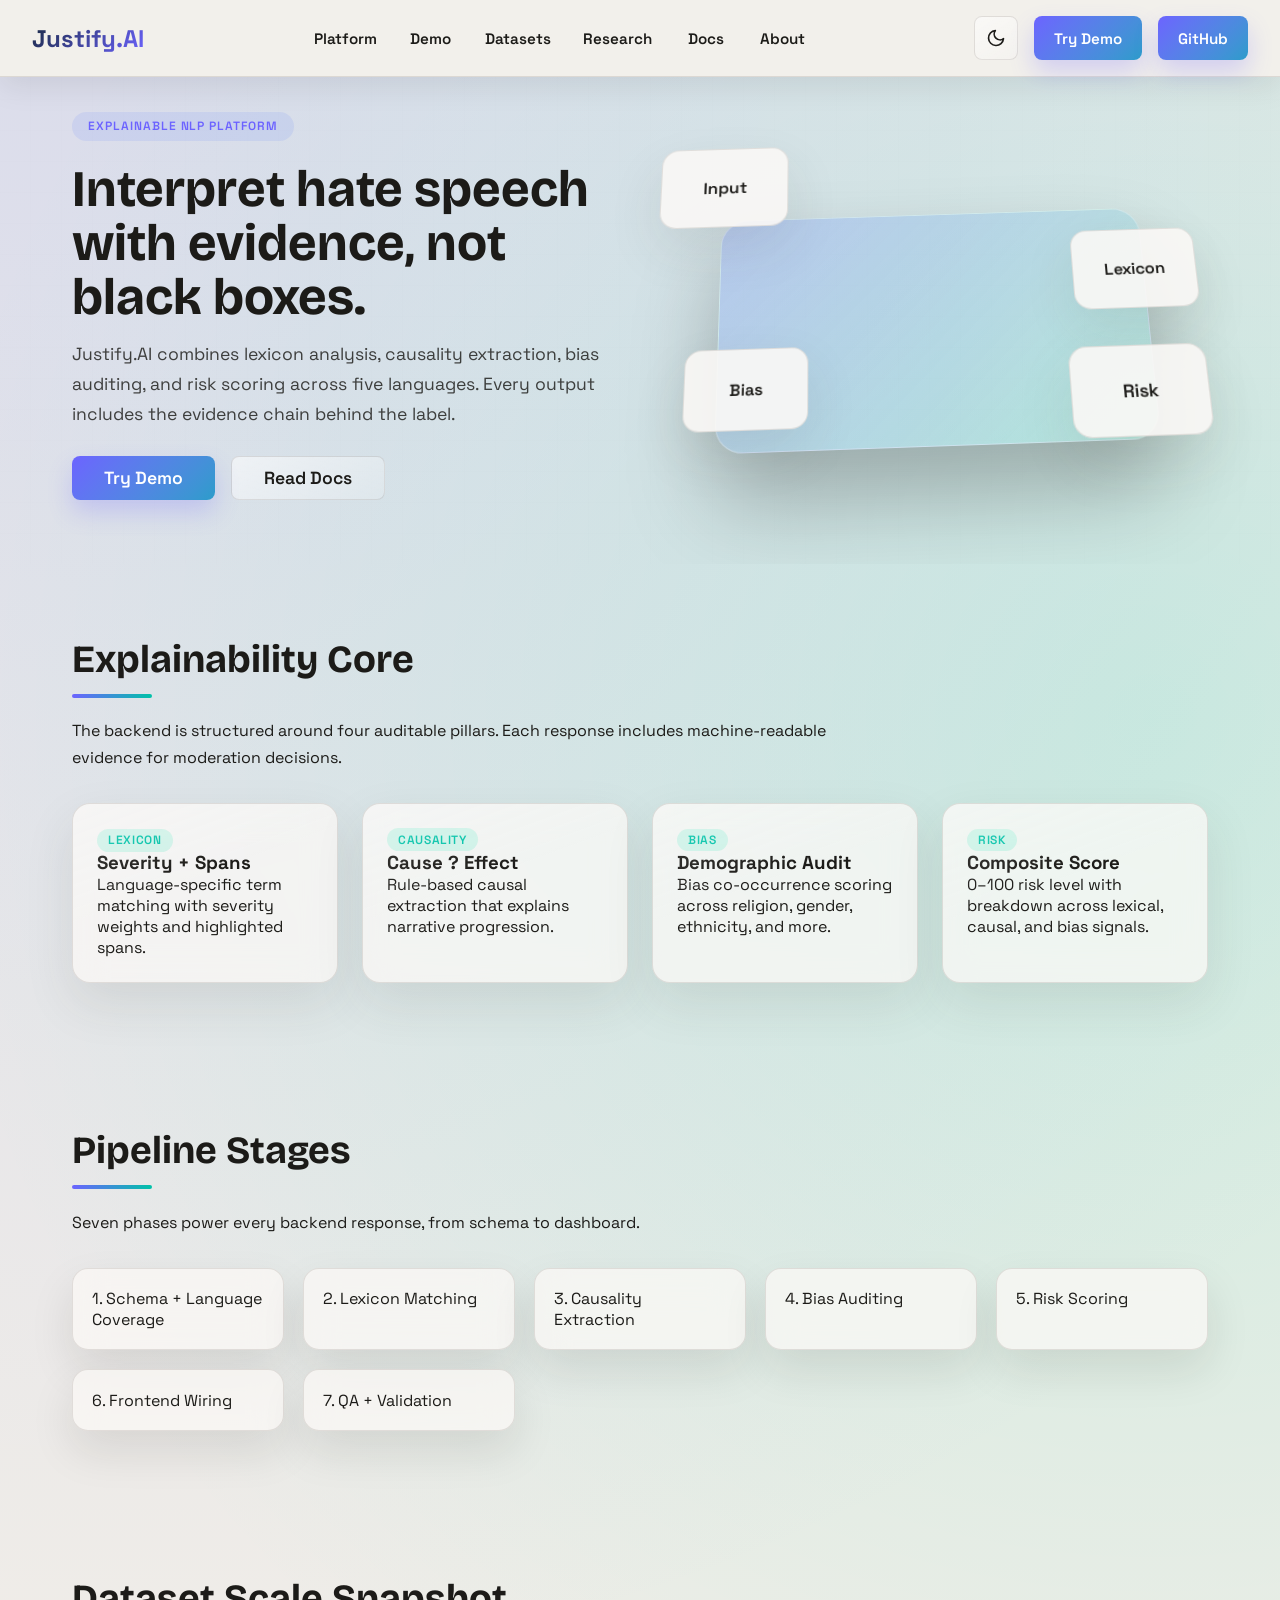
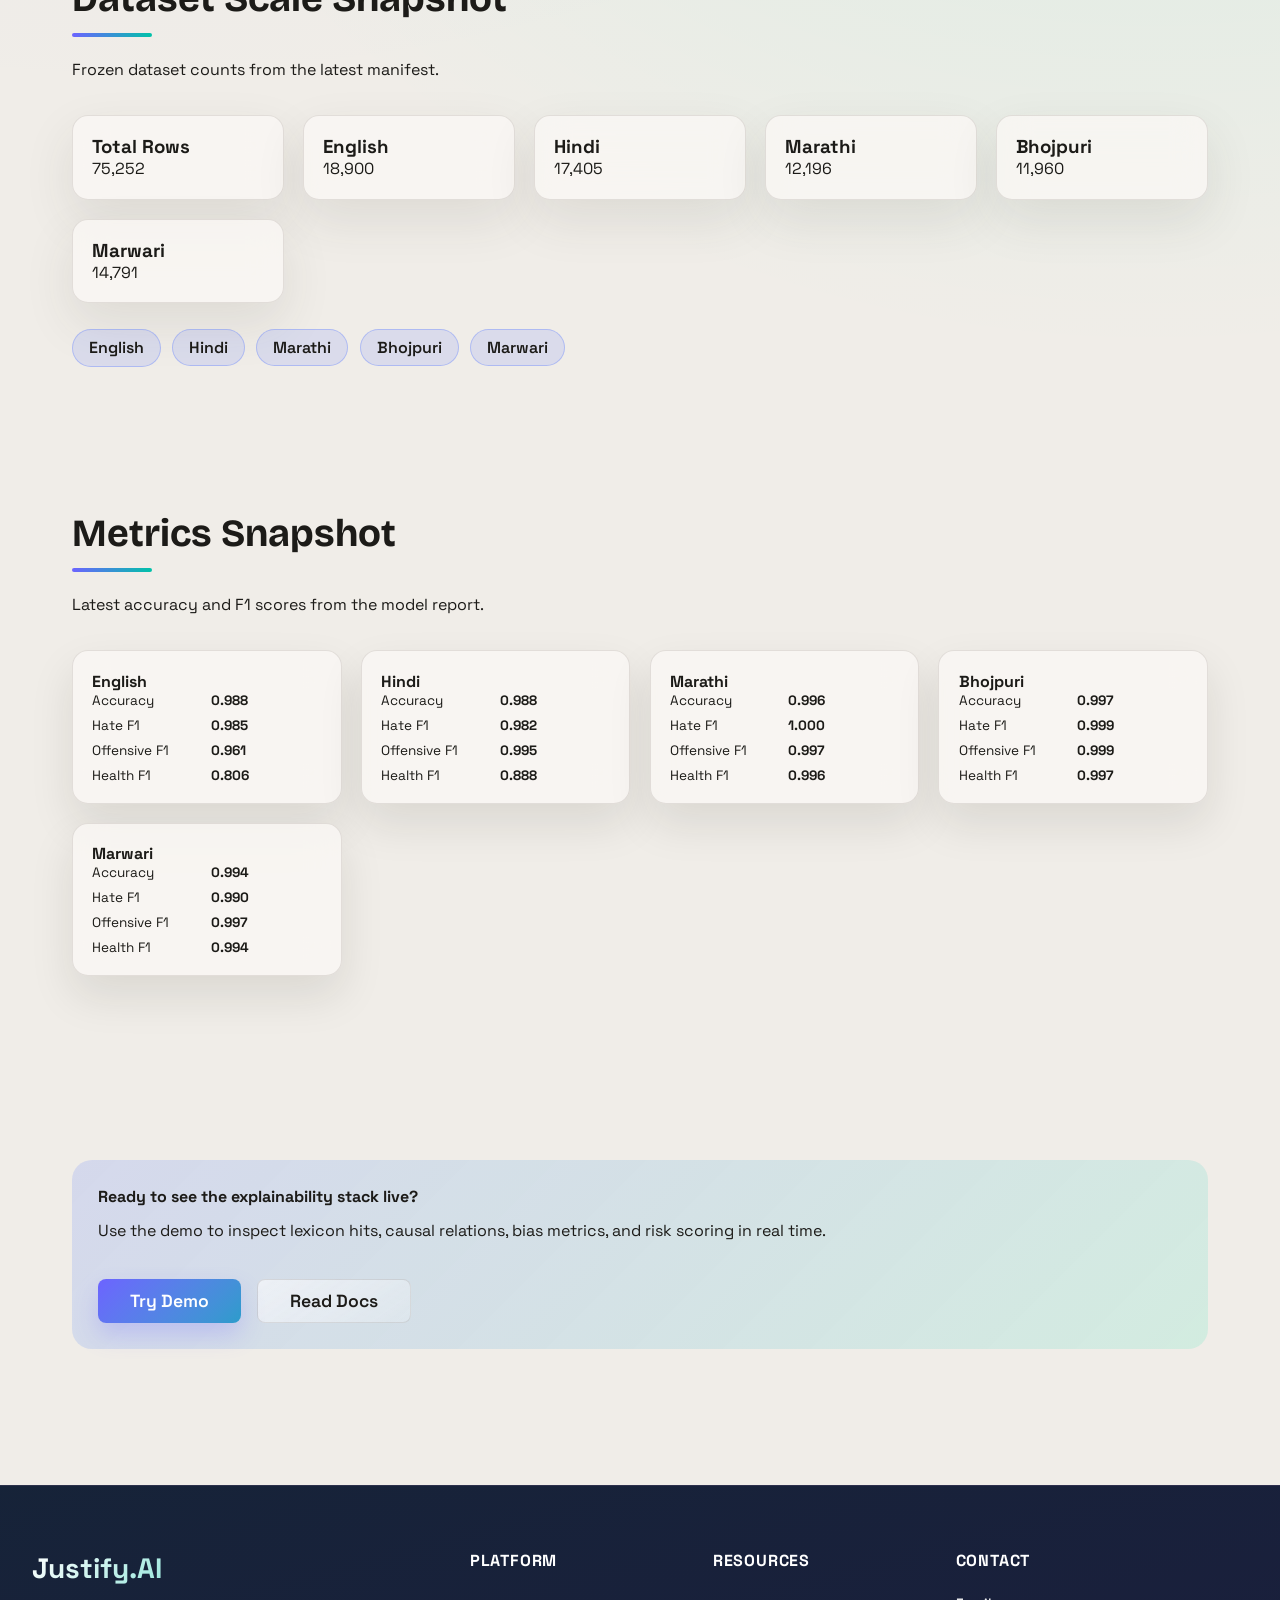
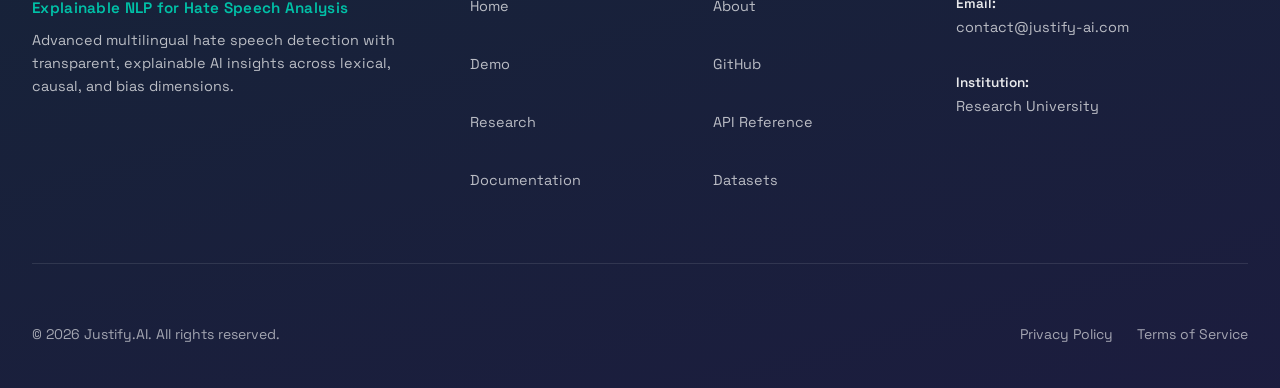
<file: frontend/index.html>
<!DOCTYPE html>
<html lang="en" data-theme="light">
<head>
    <meta charset="UTF-8">
    <meta name="viewport" content="width=device-width, initial-scale=1.0">
    <meta name="description" content="Justify.AI - Explainable Multilingual Hate Speech Analysis Platform">
    <title>Justify.AI - Explainable Multilingual Hate Speech Analysis</title>

    <!-- Expressive Typography -->
    <link rel="preconnect" href="https://fonts.googleapis.com">
    <link rel="preconnect" href="https://fonts.gstatic.com" crossorigin>
    <link href="https://fonts.googleapis.com/css2?family=Space+Grotesk:wght@300;400;500;600;700&family=Bricolage+Grotesque:wght@300;400;500;600;700&display=swap" rel="stylesheet">

    <!-- AOS Animation Library -->
    <link href="https://unpkg.com/aos@2.3.1/dist/aos.css" rel="stylesheet">

    <!-- Custom Styles -->
    <link rel="stylesheet" href="css/style.css">

    <style>
        body {
            font-family: "Space Grotesk", system-ui, sans-serif;
            background: radial-gradient(circle at 10% 0%, rgba(92, 123, 255, 0.15), transparent 45%),
                        radial-gradient(circle at 90% 20%, rgba(0, 229, 168, 0.15), transparent 40%),
                        var(--color-bg-primary);
            color: var(--color-text-primary);
        }

        .home-hero {
            padding: 7rem 0 4rem;
            position: relative;
            overflow: hidden;
        }

        .home-hero::before {
            content: "";
            position: absolute;
            inset: 0;
            background: repeating-linear-gradient(90deg, transparent 0 30px, var(--grid) 30px 31px),
                        repeating-linear-gradient(0deg, transparent 0 30px, var(--grid) 30px 31px);
            opacity: 0.08;
            pointer-events: none;
        }

        .home-hero .hero-inner {
            max-width: 1200px;
            margin: 0 auto;
            padding: 0 2rem;
            position: relative;
            z-index: 2;
            display: grid;
            grid-template-columns: repeat(auto-fit, minmax(320px, 1fr));
            gap: 2.5rem;
            align-items: center;
        }

        .hero-tag {
            display: inline-flex;
            align-items: center;
            gap: 0.6rem;
            padding: 0.4rem 1rem;
            border-radius: 999px;
            background: rgba(92, 123, 255, 0.12);
            color: var(--color-secondary);
            font-weight: 600;
            letter-spacing: 0.08em;
            text-transform: uppercase;
            font-size: 0.75rem;
        }

        .hero-title {
            font-family: "Bricolage Grotesque", sans-serif;
            font-size: clamp(2.6rem, 4vw, 4.8rem);
            margin: 1.4rem 0 1rem;
            line-height: 1.05;
        }

        .hero-subtitle {
            font-size: 1.1rem;
            max-width: 620px;
            opacity: 0.82;
            line-height: 1.7;
        }

        .hero-cta {
            display: flex;
            flex-wrap: wrap;
            gap: 1rem;
            margin-top: 1.6rem;
        }

        .corridor {
            position: relative;
            height: 360px;
            perspective: 900px;
        }

        .corridor-track {
            position: absolute;
            inset: 0;
            transform-style: preserve-3d;
            transform: rotateX(16deg) rotateZ(-2deg);
        }

        .corridor-panel {
            position: absolute;
            inset: 50px 40px;
            border-radius: 30px;
            background: linear-gradient(135deg, rgba(92, 123, 255, 0.25), rgba(0, 229, 168, 0.12));
            border: 1px solid rgba(255, 255, 255, 0.35);
            box-shadow: 0 50px 90px rgba(0, 0, 0, 0.25);
            transform: translateZ(-80px);
        }

        .corridor-node {
            position: absolute;
            width: 120px;
            height: 80px;
            border-radius: 16px;
            background: var(--panel-strong);
            box-shadow: var(--shadow);
            border: 1px solid var(--color-border);
            display: grid;
            place-items: center;
            font-weight: 600;
        }

        .node-1 { left: 20px; top: 40px; transform: translateZ(80px); }
        .node-2 { right: 20px; top: 120px; transform: translateZ(40px); }
        .node-3 { left: 30px; bottom: 60px; transform: translateZ(10px); }
        .node-4 { right: 40px; bottom: 30px; transform: translateZ(100px); }

        .section {
            padding: 4.5rem 0;
        }

        .section-inner {
            max-width: 1200px;
            margin: 0 auto;
            padding: 0 2rem;
        }

        .section-title {
            font-family: "Bricolage Grotesque", sans-serif;
            font-size: clamp(1.8rem, 3vw, 2.6rem);
            margin-bottom: 1.2rem;
        }

        .section-subtitle {
            max-width: 760px;
            opacity: 0.78;
            line-height: 1.7;
        }

        .glass-grid {
            display: grid;
            grid-template-columns: repeat(auto-fit, minmax(240px, 1fr));
            gap: 1.5rem;
            margin-top: 2rem;
        }

        .glass-panel {
            background: var(--panel-strong);
            border-radius: 18px;
            padding: 1.5rem;
            box-shadow: var(--shadow);
            border: 1px solid var(--color-border);
            position: relative;
            overflow: hidden;
            transition: transform 0.4s ease;
        }

        .glass-panel:hover {
            transform: translateY(-6px) rotateX(2deg);
        }

        .pill {
            display: inline-block;
            padding: 0.2rem 0.7rem;
            border-radius: 999px;
            background: rgba(0, 229, 168, 0.15);
            color: var(--color-accent);
            font-weight: 600;
            font-size: 0.75rem;
            letter-spacing: 0.05em;
            text-transform: uppercase;
        }

        .pipeline-strip {
            display: grid;
            grid-template-columns: repeat(auto-fit, minmax(180px, 1fr));
            gap: 1.2rem;
            margin-top: 2rem;
        }

        .pipeline-card {
            background: var(--panel);
            border-radius: 16px;
            padding: 1.2rem;
            border: 1px solid var(--color-border);
        }

        .stats-row {
            display: grid;
            grid-template-columns: repeat(auto-fit, minmax(180px, 1fr));
            gap: 1.2rem;
            margin-top: 2rem;
        }

        .stat-card {
            background: var(--panel);
            border-radius: 16px;
            padding: 1.2rem;
            box-shadow: var(--shadow);
            border: 1px solid var(--color-border);
        }

        .language-row {
            display: flex;
            flex-wrap: wrap;
            gap: 0.7rem;
            margin-top: 1.6rem;
        }

        .language-chip {
            padding: 0.45rem 1rem;
            border-radius: 999px;
            background: rgba(92, 123, 255, 0.15);
            border: 1px solid rgba(92, 123, 255, 0.35);
            font-weight: 600;
            color: var(--color-text-primary);
        }

        .metric-wall {
            display: grid;
            grid-template-columns: repeat(auto-fit, minmax(220px, 1fr));
            gap: 1.2rem;
            margin-top: 2rem;
        }

        .metric-tile {
            background: var(--panel-strong);
            border-radius: 16px;
            padding: 1.2rem;
            border: 1px solid var(--color-border);
        }

        .metric-grid {
            display: grid;
            grid-template-columns: repeat(2, 1fr);
            gap: 0.5rem;
            font-size: 0.85rem;
        }

        .cta-band {
            margin-top: 2.5rem;
            padding: 1.6rem;
            border-radius: 20px;
            background: linear-gradient(135deg, rgba(92, 123, 255, 0.18), rgba(0, 229, 168, 0.12));
            display: flex;
            flex-direction: column;
            gap: 0.8rem;
            align-items: flex-start;
        }

        @media (max-width: 720px) {
            .corridor { height: 280px; }
            .corridor-node { width: 100px; height: 70px; font-size: 0.8rem; }
        }
    </style>
</head>
<body>
    <a href="#main-content" class="skip-to-content">Skip to main content</a>

    <nav class="navbar" id="navbar" role="navigation" aria-label="Main navigation">
        <div class="nav-container">
            <a href="index.html" class="nav-logo">
                <span class="logo-text">Justify.AI</span>
            </a>
            <ul class="nav-links" id="nav-links" role="menubar" aria-label="Site navigation">
                <li><a href="index.html" class="nav-link active">Platform</a></li>
                <li><a href="demo.html" class="nav-link">Demo</a></li>
                <li><a href="dataset.html" class="nav-link">Datasets</a></li>
                <li><a href="research.html" class="nav-link">Research</a></li>
                <li><a href="docs.html" class="nav-link">Docs</a></li>
                <li><a href="about.html" class="nav-link">About</a></li>
            </ul>
            <div class="nav-actions">
                <button id="theme-toggle" class="theme-toggle" aria-label="Toggle theme">
                    <svg class="sun-icon" xmlns="http://www.w3.org/2000/svg" width="20" height="20" viewBox="0 0 24 24" fill="none" stroke="currentColor" stroke-width="2" stroke-linecap="round" stroke-linejoin="round">
                        <circle cx="12" cy="12" r="5"></circle>
                        <line x1="12" y1="1" x2="12" y2="3"></line>
                        <line x1="12" y1="21" x2="12" y2="23"></line>
                        <line x1="4.22" y1="4.22" x2="5.64" y2="5.64"></line>
                        <line x1="18.36" y1="18.36" x2="19.78" y2="19.78"></line>
                        <line x1="1" y1="12" x2="3" y2="12"></line>
                        <line x1="21" y1="12" x2="23" y2="12"></line>
                        <line x1="4.22" y1="19.78" x2="5.64" y2="18.36"></line>
                        <line x1="18.36" y1="5.64" x2="19.78" y2="4.22"></line>
                    </svg>
                    <svg class="moon-icon" xmlns="http://www.w3.org/2000/svg" width="20" height="20" viewBox="0 0 24 24" fill="none" stroke="currentColor" stroke-width="2" stroke-linecap="round" stroke-linejoin="round">
                        <path d="M21 12.79A9 9 0 1 1 11.21 3 7 7 0 0 0 21 12.79z"></path>
                    </svg>
                </button>
                <a href="demo.html" class="btn btn-primary">Try Demo</a>
                <a href="https://github.com" class="btn btn-primary" target="_blank" rel="noopener noreferrer">GitHub</a>
            </div>
            <button class="mobile-toggle" id="mobile-toggle" aria-label="Toggle mobile menu" aria-expanded="false">
                <span class="hamburger-line"></span>
                <span class="hamburger-line"></span>
                <span class="hamburger-line"></span>
            </button>
        </div>
    </nav>

    <main id="main-content" tabindex="-1">
        <section class="home-hero">
            <div class="hero-inner">
                <div data-aos="fade-up">
                    <span class="hero-tag">Explainable NLP Platform</span>
                    <h1 class="hero-title">Interpret hate speech with evidence, not black boxes.</h1>
                    <p class="hero-subtitle">Justify.AI combines lexicon analysis, causality extraction, bias auditing, and risk scoring across five languages. Every output includes the evidence chain behind the label.</p>
                    <div class="hero-cta">
                        <a href="demo.html" class="btn btn-primary btn-large">Try Demo</a>
                        <a href="docs.html" class="btn btn-secondary btn-large">Read Docs</a>
                    </div>
                </div>
                <div class="corridor" data-aos="zoom-in" data-aos-delay="150">
                    <div class="corridor-track">
                        <div class="corridor-panel"></div>
                        <div class="corridor-node node-1">Input</div>
                        <div class="corridor-node node-2">Lexicon</div>
                        <div class="corridor-node node-3">Bias</div>
                        <div class="corridor-node node-4">Risk</div>
                    </div>
                </div>
            </div>
        </section>

        <section class="section" id="explainability">
            <div class="section-inner">
                <h2 class="section-title" data-aos="fade-up">Explainability Core</h2>
                <p class="section-subtitle" data-aos="fade-up" data-aos-delay="100">The backend is structured around four auditable pillars. Each response includes machine-readable evidence for moderation decisions.</p>
                <div class="glass-grid" data-aos="fade-up" data-aos-delay="150">
                    <div class="glass-panel">
                        <span class="pill">Lexicon</span>
                        <h3>Severity + Spans</h3>
                        <p>Language-specific term matching with severity weights and highlighted spans.</p>
                    </div>
                    <div class="glass-panel">
                        <span class="pill">Causality</span>
                        <h3>Cause ? Effect</h3>
                        <p>Rule-based causal extraction that explains narrative progression.</p>
                    </div>
                    <div class="glass-panel">
                        <span class="pill">Bias</span>
                        <h3>Demographic Audit</h3>
                        <p>Bias co-occurrence scoring across religion, gender, ethnicity, and more.</p>
                    </div>
                    <div class="glass-panel">
                        <span class="pill">Risk</span>
                        <h3>Composite Score</h3>
                        <p>0–100 risk level with breakdown across lexical, causal, and bias signals.</p>
                    </div>
                </div>
            </div>
        </section>

        <section class="section" id="pipeline">
            <div class="section-inner">
                <h2 class="section-title" data-aos="fade-up">Pipeline Stages</h2>
                <p class="section-subtitle" data-aos="fade-up" data-aos-delay="100">Seven phases power every backend response, from schema to dashboard.</p>
                <div class="pipeline-strip" data-aos="fade-up" data-aos-delay="150">
                    <div class="pipeline-card">1. Schema + Language Coverage</div>
                    <div class="pipeline-card">2. Lexicon Matching</div>
                    <div class="pipeline-card">3. Causality Extraction</div>
                    <div class="pipeline-card">4. Bias Auditing</div>
                    <div class="pipeline-card">5. Risk Scoring</div>
                    <div class="pipeline-card">6. Frontend Wiring</div>
                    <div class="pipeline-card">7. QA + Validation</div>
                </div>
            </div>
        </section>

        <section class="section" id="scale">
            <div class="section-inner">
                <h2 class="section-title" data-aos="fade-up">Dataset Scale Snapshot</h2>
                <p class="section-subtitle" data-aos="fade-up" data-aos-delay="100">Frozen dataset counts from the latest manifest.</p>
                <div class="stats-row" data-aos="fade-up" data-aos-delay="150">
                    <div class="stat-card">
                        <h3>Total Rows</h3>
                        <p>75,252</p>
                    </div>
                    <div class="stat-card">
                        <h3>English</h3>
                        <p>18,900</p>
                    </div>
                    <div class="stat-card">
                        <h3>Hindi</h3>
                        <p>17,405</p>
                    </div>
                    <div class="stat-card">
                        <h3>Marathi</h3>
                        <p>12,196</p>
                    </div>
                    <div class="stat-card">
                        <h3>Bhojpuri</h3>
                        <p>11,960</p>
                    </div>
                    <div class="stat-card">
                        <h3>Marwari</h3>
                        <p>14,791</p>
                    </div>
                </div>

                <div class="language-row" data-aos="fade-up" data-aos-delay="200">
                    <span class="language-chip">English</span>
                    <span class="language-chip">Hindi</span>
                    <span class="language-chip">Marathi</span>
                    <span class="language-chip">Bhojpuri</span>
                    <span class="language-chip">Marwari</span>
                </div>
            </div>
        </section>

        <section class="section" id="metrics">
            <div class="section-inner">
                <h2 class="section-title" data-aos="fade-up">Metrics Snapshot</h2>
                <p class="section-subtitle" data-aos="fade-up" data-aos-delay="100">Latest accuracy and F1 scores from the model report.</p>
                <div class="metric-wall" data-aos="fade-up" data-aos-delay="150">
                    <div class="metric-tile">
                        <h4>English</h4>
                        <div class="metric-grid">
                            <span>Accuracy</span><strong>0.988</strong>
                            <span>Hate F1</span><strong>0.985</strong>
                            <span>Offensive F1</span><strong>0.961</strong>
                            <span>Health F1</span><strong>0.806</strong>
                        </div>
                    </div>
                    <div class="metric-tile">
                        <h4>Hindi</h4>
                        <div class="metric-grid">
                            <span>Accuracy</span><strong>0.988</strong>
                            <span>Hate F1</span><strong>0.982</strong>
                            <span>Offensive F1</span><strong>0.995</strong>
                            <span>Health F1</span><strong>0.888</strong>
                        </div>
                    </div>
                    <div class="metric-tile">
                        <h4>Marathi</h4>
                        <div class="metric-grid">
                            <span>Accuracy</span><strong>0.996</strong>
                            <span>Hate F1</span><strong>1.000</strong>
                            <span>Offensive F1</span><strong>0.997</strong>
                            <span>Health F1</span><strong>0.996</strong>
                        </div>
                    </div>
                    <div class="metric-tile">
                        <h4>Bhojpuri</h4>
                        <div class="metric-grid">
                            <span>Accuracy</span><strong>0.997</strong>
                            <span>Hate F1</span><strong>0.999</strong>
                            <span>Offensive F1</span><strong>0.999</strong>
                            <span>Health F1</span><strong>0.997</strong>
                        </div>
                    </div>
                    <div class="metric-tile">
                        <h4>Marwari</h4>
                        <div class="metric-grid">
                            <span>Accuracy</span><strong>0.994</strong>
                            <span>Hate F1</span><strong>0.990</strong>
                            <span>Offensive F1</span><strong>0.997</strong>
                            <span>Health F1</span><strong>0.994</strong>
                        </div>
                    </div>
                </div>
            </div>
        </section>

        <section class="section" id="cta">
            <div class="section-inner">
                <div class="cta-band" data-aos="fade-up">
                    <strong>Ready to see the explainability stack live?</strong>
                    <p>Use the demo to inspect lexicon hits, causal relations, bias metrics, and risk scoring in real time.</p>
                    <div class="hero-cta">
                        <a href="demo.html" class="btn btn-primary btn-large">Try Demo</a>
                        <a href="docs.html" class="btn btn-secondary btn-large">Read Docs</a>
                    </div>
                </div>
            </div>
        </section>
    </main>

    <footer class="footer">
        <div class="footer-container">
            <div class="footer-grid">
                <div class="footer-column footer-branding">
                    <h3 class="footer-logo">Justify.AI</h3>
                    <p class="footer-tagline">Explainable NLP for Hate Speech Analysis</p>
                    <p class="footer-description">Advanced multilingual hate speech detection with transparent, explainable AI insights across lexical, causal, and bias dimensions.</p>
                </div>
                <div class="footer-column">
                    <h4 class="footer-column-title">Platform</h4>
                    <ul class="footer-links">
                        <li><a href="index.html" class="footer-link">Home</a></li>
                        <li><a href="demo.html" class="footer-link">Demo</a></li>
                        <li><a href="research.html" class="footer-link">Research</a></li>
                        <li><a href="docs.html" class="footer-link">Documentation</a></li>
                    </ul>
                </div>
                <div class="footer-column">
                    <h4 class="footer-column-title">Resources</h4>
                    <ul class="footer-links">
                        <li><a href="about.html" class="footer-link">About</a></li>
                        <li><a href="https://github.com" class="footer-link" target="_blank" rel="noopener noreferrer">GitHub</a></li>
                        <li><a href="docs.html#api" class="footer-link">API Reference</a></li>
                        <li><a href="research.html#datasets" class="footer-link">Datasets</a></li>
                    </ul>
                </div>
                <div class="footer-column">
                    <h4 class="footer-column-title">Contact</h4>
                    <ul class="footer-links">
                        <li>
                            <span class="footer-contact-label">Email:</span>
                            <a href="mailto:contact@justify-ai.com" class="footer-link">contact@justify-ai.com</a>
                        </li>
                        <li>
                            <span class="footer-contact-label">Institution:</span>
                            <span class="footer-contact-text">Research University</span>
                        </li>
                    </ul>
                </div>
            </div>
            <div class="footer-bottom">
                <p class="footer-copyright">&copy; 2026 Justify.AI. All rights reserved.</p>
                <div class="footer-bottom-links">
                    <a href="#" class="footer-bottom-link">Privacy Policy</a>
                    <a href="#" class="footer-bottom-link">Terms of Service</a>
                </div>
            </div>
        </div>
    </footer>

    <script src="https://unpkg.com/aos@2.3.1/dist/aos.js" defer></script>
    <script src="js/theme.js" defer></script>
    <script src="js/app.js" defer></script>
    <script>
        document.addEventListener('DOMContentLoaded', () => {
            if (window.AOS) {
                AOS.init({ once: true, duration: 900, easing: 'ease-out' });
            }
        });
    </script>
</body>
</html>
</file>
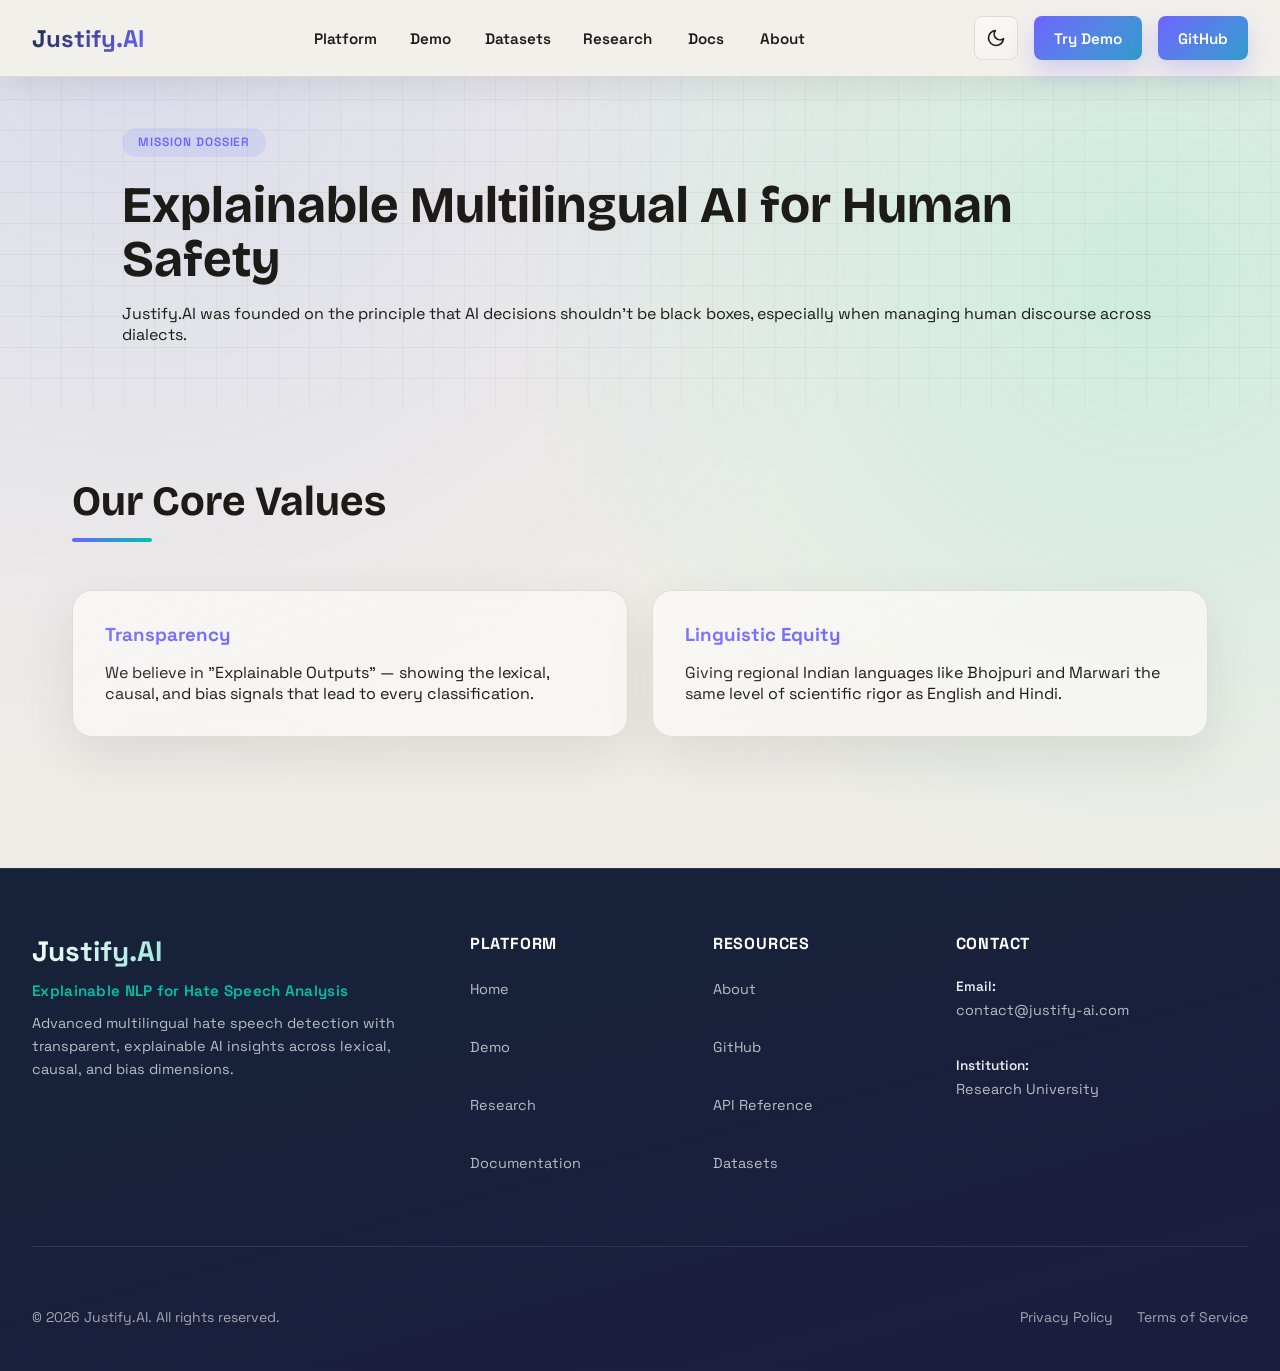
<file: frontend/about.html>
<!DOCTYPE html>
<html lang="en" data-theme="light">
<head>
    <meta charset="UTF-8">
    <meta name="viewport" content="width=device-width, initial-scale=1.0">
    <meta name="description" content="About Justify.AI - Mission, Architecture, and Impact">
    <title>About - Justify.AI</title>

    <link rel="preconnect" href="https://fonts.googleapis.com">
    <link rel="preconnect" href="https://fonts.gstatic.com" crossorigin>
    <link href="https://fonts.googleapis.com/css2?family=Space+Grotesk:wght@300;400;500;600;700&family=Bricolage+Grotesque:wght@300;400;500;600;700&display=swap" rel="stylesheet">
    <link href="https://unpkg.com/aos@2.3.1/dist/aos.css" rel="stylesheet">
    <link rel="stylesheet" href="css/style.css">

    <style>
        body {
            font-family: "Space Grotesk", system-ui, sans-serif;
            background: radial-gradient(circle at 10% 0%, rgba(92, 123, 255, 0.15), transparent 45%),
                        radial-gradient(circle at 90% 20%, rgba(0, 229, 168, 0.15), transparent 40%),
                        var(--color-bg-primary);
            color: var(--color-text-primary);
        }

        .about-hero {
            padding: 8rem 0 4rem;
            position: relative;
            overflow: hidden;
            background: repeating-linear-gradient(90deg, transparent 0 30px, var(--grid) 30px 31px),
                        repeating-linear-gradient(0deg, transparent 0 30px, var(--grid) 30px 31px);
        }

        .hero-inner {
            max-width: 1100px;
            margin: 0 auto;
            padding: 0 2rem;
            position: relative;
            z-index: 2;
        }

        .hero-tag {
            display: inline-flex;
            align-items: center;
            gap: 0.6rem;
            padding: 0.4rem 1rem;
            border-radius: 999px;
            background: rgba(92, 123, 255, 0.12);
            color: var(--color-secondary);
            font-weight: 600;
            letter-spacing: 0.08em;
            text-transform: uppercase;
            font-size: 0.75rem;
        }

        .hero-title {
            font-family: "Bricolage Grotesque", sans-serif;
            font-size: clamp(2.5rem, 4vw, 4.8rem);
            margin: 1.4rem 0 1rem;
            line-height: 1.05;
        }

        .section { padding: 4.2rem 0; }
        .section-inner { max-width: 1200px; margin: 0 auto; padding: 0 2rem; }
        .section-title { font-family: "Bricolage Grotesque", sans-serif; font-size: 2.6rem; margin-bottom: 2rem; }
        
        .mission-grid { display: grid; grid-template-columns: repeat(auto-fit, minmax(300px, 1fr)); gap: 1.5rem; margin-top: 3rem; }
        .mission-card { background: var(--panel-strong); padding: 2rem; border-radius: 20px; box-shadow: var(--shadow); border: 1px solid var(--color-border); }
        .mission-card h3 { color: var(--color-secondary); margin-bottom: 1rem; }
    </style>
</head>
<body>
    <nav class="navbar" id="navbar" role="navigation" aria-label="Main navigation">
        <div class="nav-container">
            <a href="index.html" class="nav-logo">
                <span class="logo-text">Justify.AI</span>
            </a>
            <ul class="nav-links" id="nav-links" role="menubar" aria-label="Site navigation">
                <li><a href="index.html" class="nav-link">Platform</a></li>
                <li><a href="demo.html" class="nav-link">Demo</a></li>
                <li><a href="dataset.html" class="nav-link">Datasets</a></li>
                <li><a href="research.html" class="nav-link">Research</a></li>
                <li><a href="docs.html" class="nav-link">Docs</a></li>
                <li><a href="about.html" class="nav-link active">About</a></li>
            </ul>
            <div class="nav-actions">
                <button id="theme-toggle" class="theme-toggle" aria-label="Toggle theme">
                    <svg class="sun-icon" xmlns="http://www.w3.org/2000/svg" width="20" height="20" viewBox="0 0 24 24" fill="none" stroke="currentColor" stroke-width="2" stroke-linecap="round" stroke-linejoin="round">
                        <circle cx="12" cy="12" r="5"></circle>
                        <line x1="12" y1="1" x2="12" y2="3"></line>
                        <line x1="12" y1="21" x2="12" y2="23"></line>
                        <line x1="4.22" y1="4.22" x2="5.64" y2="5.64"></line>
                        <line x1="18.36" y1="18.36" x2="19.78" y2="19.78"></line>
                        <line x1="1" y1="12" x2="3" y2="12"></line>
                        <line x1="21" y1="12" x2="23" y2="12"></line>
                        <line x1="4.22" y1="19.78" x2="5.64" y2="18.36"></line>
                        <line x1="18.36" y1="5.64" x2="19.78" y2="4.22"></line>
                    </svg>
                    <svg class="moon-icon" xmlns="http://www.w3.org/2000/svg" width="20" height="20" viewBox="0 0 24 24" fill="none" stroke="currentColor" stroke-width="2" stroke-linecap="round" stroke-linejoin="round">
                        <path d="M21 12.79A9 9 0 1 1 11.21 3 7 7 0 0 0 21 12.79z"></path>
                    </svg>
                </button>
                <a href="demo.html" class="btn btn-primary">Try Demo</a>
                <a href="https://github.com" class="btn btn-primary" target="_blank" rel="noopener noreferrer">GitHub</a>
            </div>
            <button class="mobile-toggle" id="mobile-toggle" aria-label="Toggle mobile menu" aria-expanded="false">
                <span class="hamburger-line"></span>
                <span class="hamburger-line"></span>
                <span class="hamburger-line"></span>
            </button>
        </div>
    </nav>

    <main id="main-content">
        <section class="about-hero">
            <div class="hero-inner" data-aos="fade-up">
                <span class="hero-tag">Mission dossier</span>
                <h1 class="hero-title">Explainable Multilingual AI for Human Safety</h1>
                <p class="hero-subtitle">Justify.AI was founded on the principle that AI decisions shouldn't be black boxes, especially when managing human discourse across dialects.</p>
            </div>
        </section>

        <section class="section">
            <div class="section-inner">
                <h2 class="section-title" data-aos="fade-up">Our Core Values</h2>
                <div class="mission-grid" data-aos="fade-up">
                    <div class="mission-card">
                        <h3>Transparency</h3>
                        <p>We believe in "Explainable Outputs" — showing the lexical, causal, and bias signals that lead to every classification.</p>
                    </div>
                    <div class="mission-card">
                        <h3>Linguistic Equity</h3>
                        <p>Giving regional Indian languages like Bhojpuri and Marwari the same level of scientific rigor as English and Hindi.</p>
                    </div>
                </div>
            </div>
        </section>
    </main>

    <footer class="footer">
        <div class="footer-container">
            <div class="footer-grid">
                <div class="footer-column footer-branding">
                    <h3 class="footer-logo">Justify.AI</h3>
                    <p class="footer-tagline">Explainable NLP for Hate Speech Analysis</p>
                    <p class="footer-description">Advanced multilingual hate speech detection with transparent, explainable AI insights across lexical, causal, and bias dimensions.</p>
                </div>
                <div class="footer-column">
                    <h4 class="footer-column-title">Platform</h4>
                    <ul class="footer-links">
                        <li><a href="index.html" class="footer-link">Home</a></li>
                        <li><a href="demo.html" class="footer-link">Demo</a></li>
                        <li><a href="research.html" class="footer-link">Research</a></li>
                        <li><a href="docs.html" class="footer-link">Documentation</a></li>
                    </ul>
                </div>
                <div class="footer-column">
                    <h4 class="footer-column-title">Resources</h4>
                    <ul class="footer-links">
                        <li><a href="about.html" class="footer-link">About</a></li>
                        <li><a href="https://github.com" class="footer-link" target="_blank" rel="noopener noreferrer">GitHub</a></li>
                        <li><a href="docs.html#api" class="footer-link">API Reference</a></li>
                        <li><a href="research.html#datasets" class="footer-link">Datasets</a></li>
                    </ul>
                </div>
                <div class="footer-column">
                    <h4 class="footer-column-title">Contact</h4>
                    <ul class="footer-links">
                        <li>
                            <span class="footer-contact-label">Email:</span>
                            <a href="mailto:contact@justify-ai.com" class="footer-link">contact@justify-ai.com</a>
                        </li>
                        <li>
                            <span class="footer-contact-label">Institution:</span>
                            <span class="footer-contact-text">Research University</span>
                        </li>
                    </ul>
                </div>
            </div>
            <div class="footer-bottom">
                <p class="footer-copyright">&copy; 2026 Justify.AI. All rights reserved.</p>
                <div class="footer-bottom-links">
                    <a href="#" class="footer-bottom-link">Privacy Policy</a>
                    <a href="#" class="footer-bottom-link">Terms of Service</a>
                </div>
            </div>
        </div>
    </footer>

    <script src="https://unpkg.com/aos@2.3.1/dist/aos.js"></script>
    <script src="js/theme.js"></script>
    <script src="js/app.js" defer></script>
    <script>AOS.init({ duration: 800 });</script>
</body>
</html>
</file>
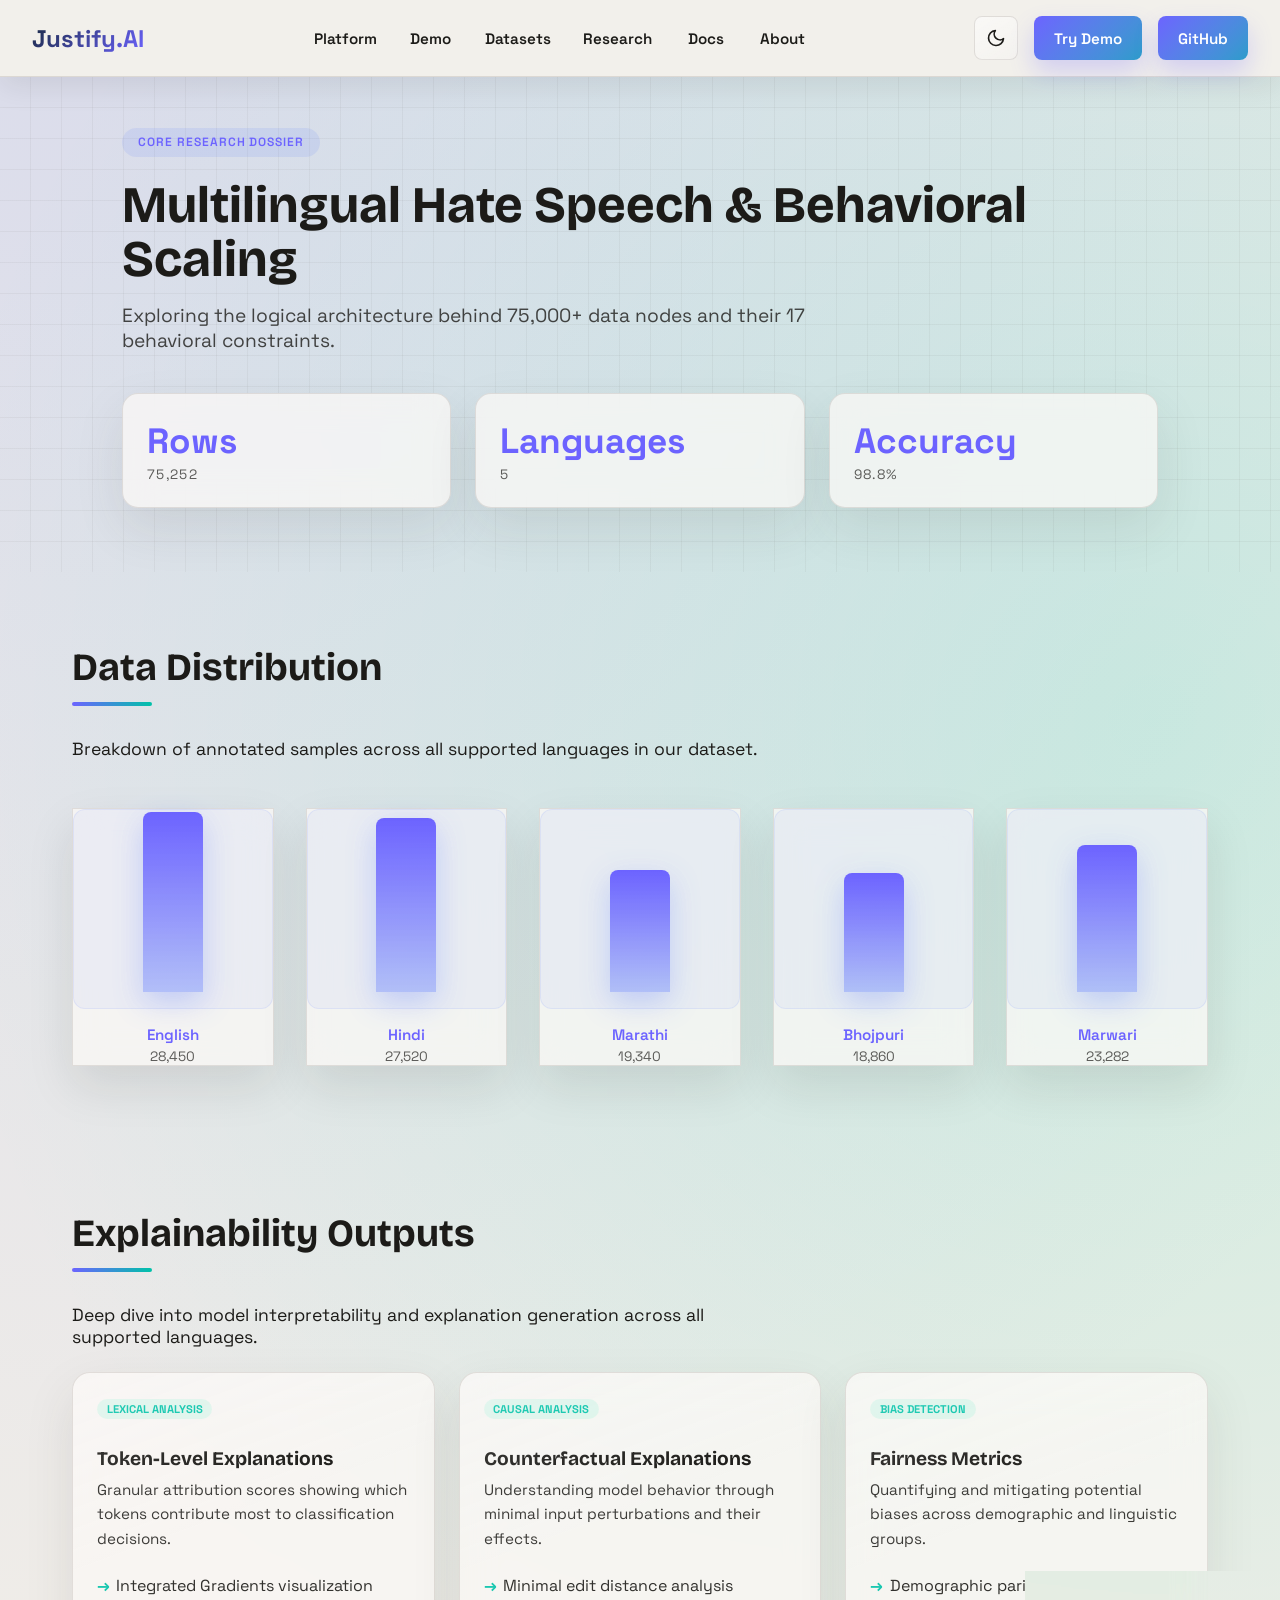
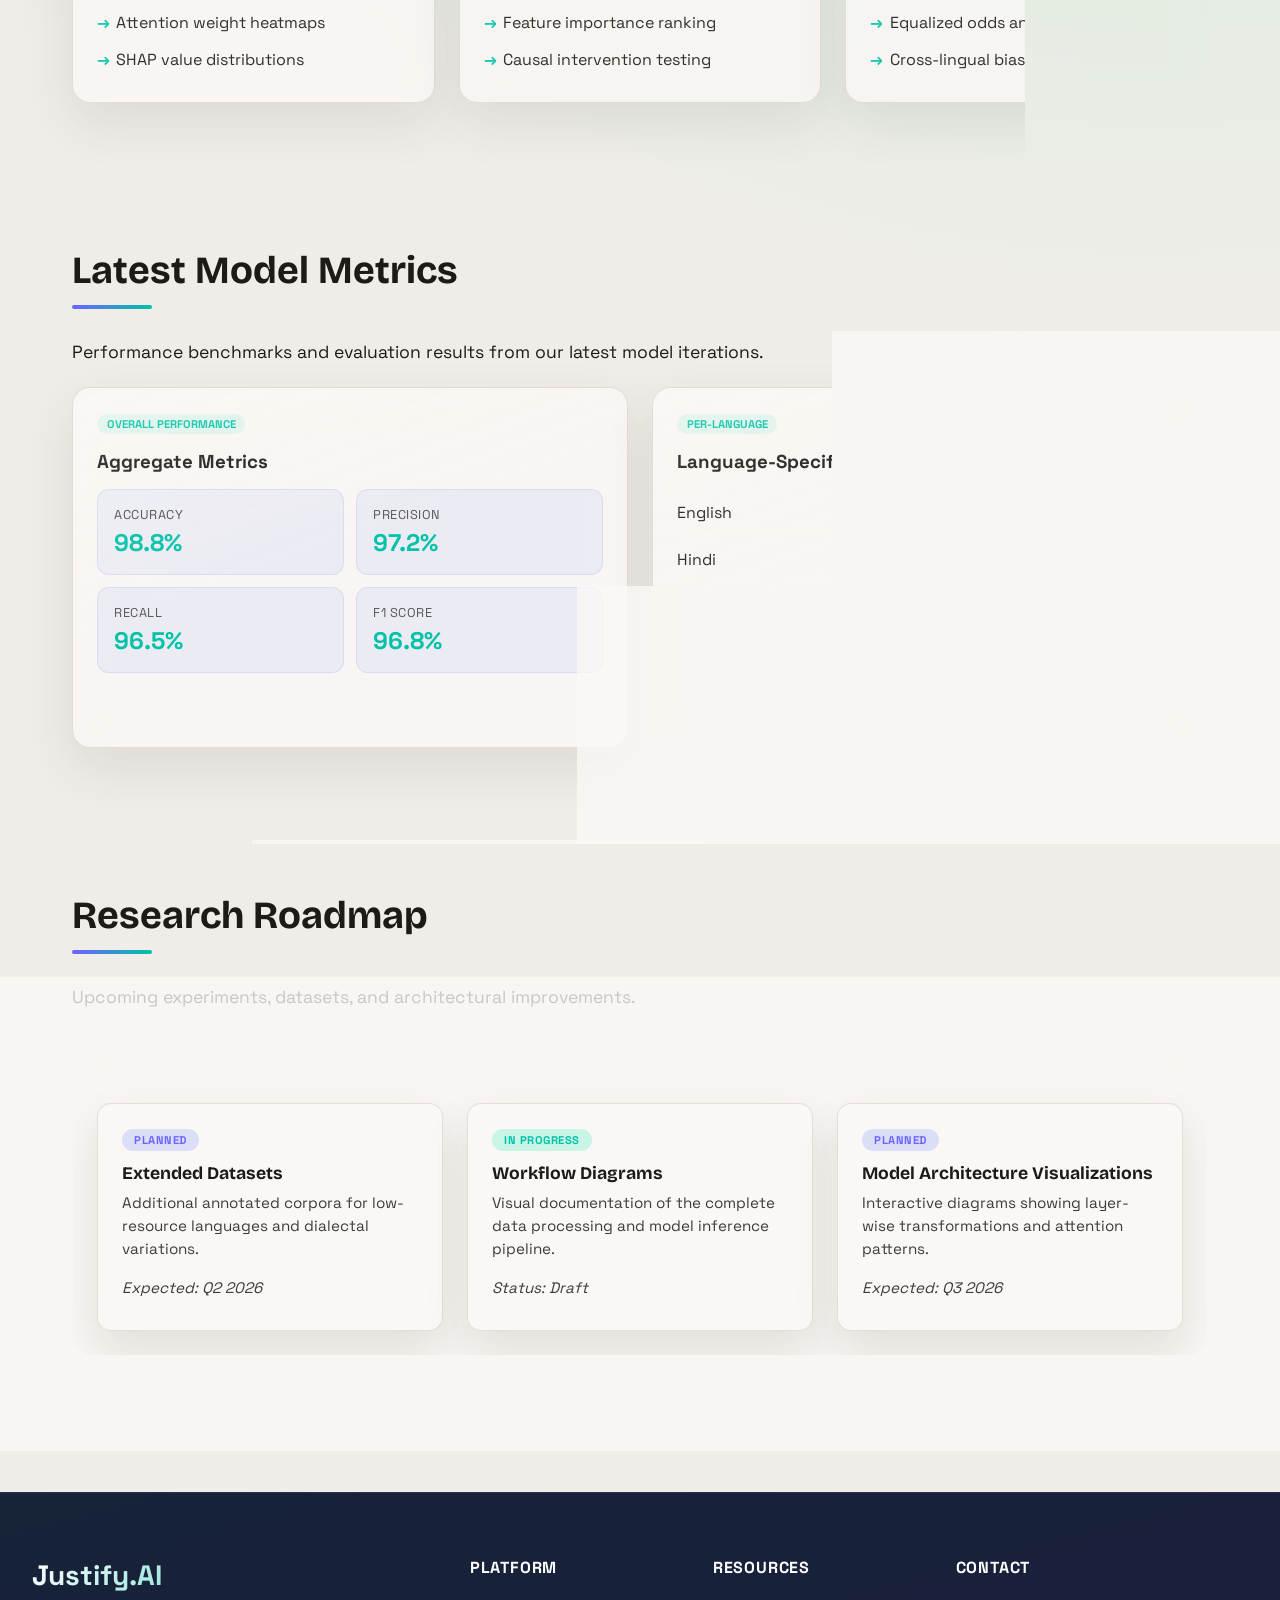
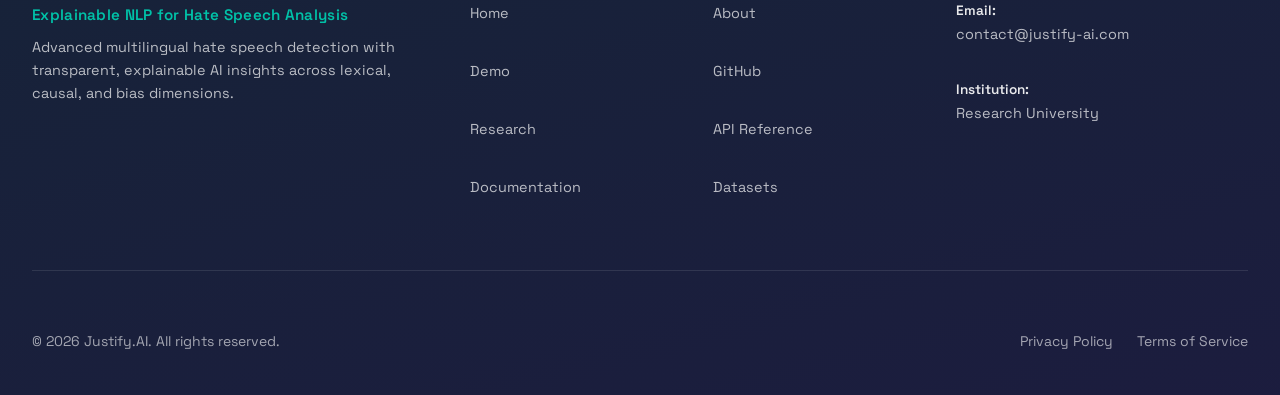
<file: frontend/research.html>
<!DOCTYPE html>
<html lang="en" data-theme="light">
<head>
    <meta charset="UTF-8">
    <meta name="viewport" content="width=device-width, initial-scale=1.0">
    <meta name="description" content="Research behind Justify.AI - Datasets, Validation, and Five-Language Scaling">
    <title>Research - Justify.AI</title>

    <link rel="preconnect" href="https://fonts.googleapis.com">
    <link rel="preconnect" href="https://fonts.gstatic.com" crossorigin>
    <link href="https://fonts.googleapis.com/css2?family=Space+Grotesk:wght@300;400;500;600;700&family=Bricolage+Grotesque:wght@300;400;500;600;700&display=swap" rel="stylesheet">
    <link href="https://unpkg.com/aos@2.3.1/dist/aos.css" rel="stylesheet">
    <link rel="stylesheet" href="css/style.css">

    <style>
        body {
            font-family: "Space Grotesk", system-ui, sans-serif;
            background: radial-gradient(circle at 10% 0%, rgba(92, 123, 255, 0.15), transparent 45%),
                        radial-gradient(circle at 90% 20%, rgba(0, 229, 168, 0.15), transparent 40%),
                        var(--color-bg-primary);
            color: var(--color-text-primary);
        }

        .research-hero {
            padding: 8rem 0 4rem;
            position: relative;
            overflow: hidden;
            background: repeating-linear-gradient(90deg, transparent 0 30px, var(--grid) 30px 31px),
                        repeating-linear-gradient(0deg, transparent 0 30px, var(--grid) 30px 31px);
        }

        .hero-inner {
            max-width: 1100px;
            margin: 0 auto;
            padding: 0 2rem;
            position: relative;
            z-index: 2;
        }

        .hero-tag {
            display: inline-flex;
            align-items: center;
            gap: 0.6rem;
            padding: 0.4rem 1rem;
            border-radius: 999px;
            background: rgba(92, 123, 255, 0.12);
            color: var(--color-secondary);
            font-weight: 600;
            letter-spacing: 0.08em;
            text-transform: uppercase;
            font-size: 0.75rem;
        }

        .hero-title {
            font-family: "Bricolage Grotesque", sans-serif;
            font-size: clamp(2.6rem, 4vw, 4.8rem);
            margin: 1.4rem 0 1rem;
            line-height: 1.05;
        }

        .hero-subtitle {
            font-size: 1.2rem;
            opacity: 0.8;
            max-width: 700px;
            margin-top: 1rem;
        }

        .hero-stats {
            display: grid;
            grid-template-columns: repeat(auto-fit, minmax(200px, 1fr));
            gap: 1.5rem;
            margin-top: 2.5rem;
        }

        .stat-card {
            background: var(--panel-strong);
            padding: 1.5rem;
            border-radius: 16px;
            border: 1px solid var(--color-border);
            box-shadow: var(--shadow);
        }

        .stat-card h3 { font-size: 2.2rem; color: var(--color-secondary); margin-bottom: 0.2rem; }
        .stat-card p { font-size: 0.85rem; text-transform: uppercase; letter-spacing: 0.1em; opacity: 0.7; }

        .section { padding: 4.5rem 0; }
        .section-inner { max-width: 1200px; margin: 0 auto; padding: 0 2rem; }
        .section-title { font-family: "Bricolage Grotesque", sans-serif; font-size: 2.4rem; margin-bottom: 2rem; }
        
        .glass-grid { display: grid; grid-template-columns: repeat(auto-fit, minmax(300px, 1fr)); gap: 1.5rem; }
        .glass-panel { background: var(--panel-strong); border-radius: 18px; padding: 1.5rem; box-shadow: var(--shadow); border: 1px solid var(--color-border); }

        .pill { display: inline-block; padding: 0.2rem 0.6rem; border-radius: 999px; background: rgba(0, 229, 168, 0.1); color: var(--accent); font-weight: 700; font-size: 0.7rem; text-transform: uppercase; margin-bottom: 1rem; }

        .section-description { font-size: 1.1rem; opacity: 0.8; max-width: 700px; margin-bottom: 1.5rem; }

        .feature-list { list-style: none; padding: 0; margin: 1rem 0 0; }
        .feature-list li { padding: 0.5rem 0 0.5rem 1.2rem; position: relative; opacity: 0.9; }
        .feature-list li::before { content: "→"; position: absolute; left: 0; color: var(--accent); font-weight: 700; }

        .metrics-grid { display: grid; grid-template-columns: repeat(2, 1fr); gap: 0.75rem; margin-top: 1rem; }
        .metric-item { display: flex; flex-direction: column; padding: 1rem; background: rgba(92, 123, 255, 0.08); border-radius: 12px; border: 1px solid rgba(92, 123, 255, 0.15); }
        .metric-label { font-size: 0.8rem; opacity: 0.7; text-transform: uppercase; letter-spacing: 0.5px; }
        .metric-value { font-size: 1.5rem; font-weight: 700; color: var(--accent); margin-top: 0.25rem; }

        .language-metrics { margin-top: 1rem; }
        .lang-metric-row { display: flex; justify-content: space-between; align-items: center; padding: 0.75rem 0; border-bottom: 1px solid rgba(255,255,255,0.08); }
        .lang-metric-row:last-child { border-bottom: none; }
        .lang-name { opacity: 0.9; }
        .lang-score { font-weight: 700; color: var(--accent-2); font-size: 1.1rem; }

        .roadmap-grid { display: grid; grid-template-columns: repeat(auto-fit, minmax(280px, 1fr)); gap: 1.5rem; margin-top: 1.5rem; }
        .roadmap-item { background: rgba(92, 123, 255, 0.06); padding: 1.5rem; border-radius: 14px; border: 1px solid rgba(92, 123, 255, 0.12); transition: transform 0.3s ease, box-shadow 0.3s ease; }
        .roadmap-item:hover { transform: translateY(-3px); box-shadow: 0 15px 40px rgba(92, 123, 255, 0.15); }
        .roadmap-item h4 { margin: 0.75rem 0 0.5rem; font-size: 1.1rem; font-family: "Bricolage Grotesque", sans-serif; }
        .roadmap-item p { opacity: 0.85; font-size: 0.95rem; margin: 0.4rem 0; line-height: 1.5; }
        .roadmap-note { font-size: 0.8rem; opacity: 0.6; margin-top: 1rem !important; font-style: italic; }
        .roadmap-badge { display: inline-block; padding: 0.25rem 0.75rem; border-radius: 999px; font-size: 0.7rem; font-weight: 700; text-transform: uppercase; letter-spacing: 0.5px; background: rgba(92, 123, 255, 0.2); color: var(--accent-2); }
        .roadmap-badge.in-progress { background: rgba(0, 229, 168, 0.2); color: var(--accent); }

        .data-viz-grid { display: grid; grid-template-columns: repeat(auto-fit, minmax(180px, 1fr)); gap: 2rem; margin-top: 3rem; }
        .data-viz-item { text-align: center; }
        .data-bar-container { height: 200px; display: flex; align-items: flex-end; justify-content: center; background: rgba(92, 123, 255, 0.06); border-radius: 12px; padding: 1rem; border: 1px solid rgba(92, 123, 255, 0.1); }
        .data-bar { width: 60px; background: linear-gradient(180deg, var(--accent-2), rgba(92, 123, 255, 0.4)); border-radius: 8px 8px 0 0; transition: height 0.6s ease; box-shadow: 0 10px 30px rgba(92, 123, 255, 0.3); }
        .data-label { margin-top: 1rem; font-weight: 600; color: var(--accent-2); font-size: 0.95rem; }
        .data-value { font-size: 0.85rem; opacity: 0.7; margin-top: 0.25rem; }

        .explain-card { transition: transform 0.3s ease, box-shadow 0.3s ease; }
        .explain-card:hover { transform: translateY(-4px); box-shadow: 0 20px 50px rgba(92, 123, 255, 0.2); }
        .explain-card h3 { font-family: "Bricolage Grotesque", sans-serif; font-size: 1.2rem; margin: 0.75rem 0 0.5rem; }
        .explain-card p { opacity: 0.85; font-size: 0.95rem; line-height: 1.6; }

        @media (max-width: 768px) {
            .hero-title { font-size: 2rem; }
            .section-title { font-size: 2rem; }
            .metrics-grid { grid-template-columns: 1fr; }
            .data-viz-grid { grid-template-columns: repeat(2, 1fr); }
        }
    </style>
</head>
<body>
    <nav class="navbar" id="navbar" role="navigation" aria-label="Main navigation">
        <div class="nav-container">
            <a href="index.html" class="nav-logo">
                <span class="logo-text">Justify.AI</span>
            </a>
            <ul class="nav-links" id="nav-links" role="menubar" aria-label="Site navigation">
                <li><a href="index.html" class="nav-link">Platform</a></li>
                <li><a href="demo.html" class="nav-link">Demo</a></li>
                <li><a href="dataset.html" class="nav-link">Datasets</a></li>
                <li><a href="research.html" class="nav-link active">Research</a></li>
                <li><a href="docs.html" class="nav-link">Docs</a></li>
                <li><a href="about.html" class="nav-link">About</a></li>
            </ul>
            <div class="nav-actions">
                <button id="theme-toggle" class="theme-toggle" aria-label="Toggle theme">
                    <svg class="sun-icon" xmlns="http://www.w3.org/2000/svg" width="20" height="20" viewBox="0 0 24 24" fill="none" stroke="currentColor" stroke-width="2" stroke-linecap="round" stroke-linejoin="round">
                        <circle cx="12" cy="12" r="5"></circle>
                        <line x1="12" y1="1" x2="12" y2="3"></line>
                        <line x1="12" y1="21" x2="12" y2="23"></line>
                        <line x1="4.22" y1="4.22" x2="5.64" y2="5.64"></line>
                        <line x1="18.36" y1="18.36" x2="19.78" y2="19.78"></line>
                        <line x1="1" y1="12" x2="3" y2="12"></line>
                        <line x1="21" y1="12" x2="23" y2="12"></line>
                        <line x1="4.22" y1="19.78" x2="5.64" y2="18.36"></line>
                        <line x1="18.36" y1="5.64" x2="19.78" y2="4.22"></line>
                    </svg>
                    <svg class="moon-icon" xmlns="http://www.w3.org/2000/svg" width="20" height="20" viewBox="0 0 24 24" fill="none" stroke="currentColor" stroke-width="2" stroke-linecap="round" stroke-linejoin="round">
                        <path d="M21 12.79A9 9 0 1 1 11.21 3 7 7 0 0 0 21 12.79z"></path>
                    </svg>
                </button>
                <a href="demo.html" class="btn btn-primary">Try Demo</a>
                <a href="https://github.com" class="btn btn-primary" target="_blank" rel="noopener noreferrer">GitHub</a>
            </div>
            <button class="mobile-toggle" id="mobile-toggle" aria-label="Toggle mobile menu" aria-expanded="false">
                <span class="hamburger-line"></span>
                <span class="hamburger-line"></span>
                <span class="hamburger-line"></span>
            </button>
        </div>
    </nav>

    <main id="main-content">
        <section class="research-hero">
            <div class="hero-inner" data-aos="fade-up">
                <span class="hero-tag">Core Research Dossier</span>
                <h1 class="hero-title">Multilingual Hate Speech & Behavioral Scaling</h1>
                <p class="hero-subtitle">Exploring the logical architecture behind 75,000+ data nodes and their 17 behavioral constraints.</p>
                <div class="hero-stats">
                    <div class="stat-card"><h3>Rows</h3><p>75,252</p></div>
                    <div class="stat-card"><h3>Languages</h3><p>5</p></div>
                    <div class="stat-card"><h3>Accuracy</h3><p>98.8%</p></div>
                </div>
            </div>
        </section>

        <section class="section" id="datasets">
            <div class="section-inner">
                <h2 class="section-title" data-aos="fade-up">Data Distribution</h2>
                <p class="section-description" data-aos="fade-up">Breakdown of annotated samples across all supported languages in our dataset.</p>
                <div class="data-viz-grid" data-aos="fade-up">
                    <div class="data-viz-item">
                        <div class="data-bar-container">
                            <div class="data-bar" style="height: 180px;"></div>
                        </div>
                        <div class="data-label">English</div>
                        <div class="data-value">28,450</div>
                    </div>
                    <div class="data-viz-item">
                        <div class="data-bar-container">
                            <div class="data-bar" style="height: 174px;"></div>
                        </div>
                        <div class="data-label">Hindi</div>
                        <div class="data-value">27,520</div>
                    </div>
                    <div class="data-viz-item">
                        <div class="data-bar-container">
                            <div class="data-bar" style="height: 122px;"></div>
                        </div>
                        <div class="data-label">Marathi</div>
                        <div class="data-value">19,340</div>
                    </div>
                    <div class="data-viz-item">
                        <div class="data-bar-container">
                            <div class="data-bar" style="height: 119px;"></div>
                        </div>
                        <div class="data-label">Bhojpuri</div>
                        <div class="data-value">18,860</div>
                    </div>
                    <div class="data-viz-item">
                        <div class="data-bar-container">
                            <div class="data-bar" style="height: 147px;"></div>
                        </div>
                        <div class="data-label">Marwari</div>
                        <div class="data-value">23,282</div>
                    </div>
                </div>
            </div>
        </section>

        <section class="section">
            <div class="section-inner">
                <h2 class="section-title" data-aos="fade-up">Explainability Outputs</h2>
                <p class="section-description" data-aos="fade-up">Deep dive into model interpretability and explanation generation across all supported languages.</p>
                <div class="glass-grid" data-aos="fade-up">
                    <div class="glass-panel explain-card">
                        <span class="pill">Lexical Analysis</span>
                        <h3>Token-Level Explanations</h3>
                        <p>Granular attribution scores showing which tokens contribute most to classification decisions.</p>
                        <ul class="feature-list">
                            <li>Integrated Gradients visualization</li>
                            <li>Attention weight heatmaps</li>
                            <li>SHAP value distributions</li>
                        </ul>
                    </div>
                    <div class="glass-panel explain-card">
                        <span class="pill">Causal Analysis</span>
                        <h3>Counterfactual Explanations</h3>
                        <p>Understanding model behavior through minimal input perturbations and their effects.</p>
                        <ul class="feature-list">
                            <li>Minimal edit distance analysis</li>
                            <li>Feature importance ranking</li>
                            <li>Causal intervention testing</li>
                        </ul>
                    </div>
                    <div class="glass-panel explain-card">
                        <span class="pill">Bias Detection</span>
                        <h3>Fairness Metrics</h3>
                        <p>Quantifying and mitigating potential biases across demographic and linguistic groups.</p>
                        <ul class="feature-list">
                            <li>Demographic parity scores</li>
                            <li>Equalized odds analysis</li>
                            <li>Cross-lingual bias comparison</li>
                        </ul>
                    </div>
                </div>
            </div>
        </section>

        <section class="section">
            <div class="section-inner">
                <h2 class="section-title" data-aos="fade-up">Latest Model Metrics</h2>
                <p class="section-description" data-aos="fade-up">Performance benchmarks and evaluation results from our latest model iterations.</p>
                <div class="glass-grid" data-aos="fade-up">
                    <div class="glass-panel">
                        <span class="pill">Overall Performance</span>
                        <h3>Aggregate Metrics</h3>
                        <div class="metrics-grid">
                            <div class="metric-item">
                                <span class="metric-label">Accuracy</span>
                                <span class="metric-value">98.8%</span>
                            </div>
                            <div class="metric-item">
                                <span class="metric-label">Precision</span>
                                <span class="metric-value">97.2%</span>
                            </div>
                            <div class="metric-item">
                                <span class="metric-label">Recall</span>
                                <span class="metric-value">96.5%</span>
                            </div>
                            <div class="metric-item">
                                <span class="metric-label">F1 Score</span>
                                <span class="metric-value">96.8%</span>
                            </div>
                        </div>
                    </div>
                    <div class="glass-panel">
                        <span class="pill">Per-Language</span>
                        <h3>Language-Specific Performance</h3>
                        <div class="language-metrics">
                            <div class="lang-metric-row"><span class="lang-name">English</span><span class="lang-score">99.1%</span></div>
                            <div class="lang-metric-row"><span class="lang-name">Hindi</span><span class="lang-score">98.5%</span></div>
                            <div class="lang-metric-row"><span class="lang-name">Marathi</span><span class="lang-score">97.8%</span></div>
                            <div class="lang-metric-row"><span class="lang-name">Bhojpuri</span><span class="lang-score">96.2%</span></div>
                            <div class="lang-metric-row"><span class="lang-name">Marwari</span><span class="lang-score">97.4%</span></div>
                        </div>
                    </div>
                </div>
            </div>
        </section>

        <section class="section">
            <div class="section-inner">
                <h2 class="section-title" data-aos="fade-up">Research Roadmap</h2>
                <p class="section-description" data-aos="fade-up">Upcoming experiments, datasets, and architectural improvements.</p>

                <div class="glass-panel" data-aos="fade-up">
                    <h3 style="margin-top: 0; font-family: 'Bricolage Grotesque', sans-serif;">Coming Soon</h3>
                    <div class="roadmap-grid">
                        <div class="roadmap-item">
                            <span class="roadmap-badge">Planned</span>
                            <h4>Extended Datasets</h4>
                            <p>Additional annotated corpora for low-resource languages and dialectal variations.</p>
                            <p class="roadmap-note">Expected: Q2 2026</p>
                        </div>
                        <div class="roadmap-item">
                            <span class="roadmap-badge in-progress">In Progress</span>
                            <h4>Workflow Diagrams</h4>
                            <p>Visual documentation of the complete data processing and model inference pipeline.</p>
                            <p class="roadmap-note">Status: Draft</p>
                        </div>
                        <div class="roadmap-item">
                            <span class="roadmap-badge">Planned</span>
                            <h4>Model Architecture Visualizations</h4>
                            <p>Interactive diagrams showing layer-wise transformations and attention patterns.</p>
                            <p class="roadmap-note">Expected: Q3 2026</p>
                        </div>
                    </div>
                </div>
            </div>
        </section>
    </main>

    <footer class="footer">
        <div class="footer-container">
            <div class="footer-grid">
                <div class="footer-column footer-branding">
                    <h3 class="footer-logo">Justify.AI</h3>
                    <p class="footer-tagline">Explainable NLP for Hate Speech Analysis</p>
                    <p class="footer-description">Advanced multilingual hate speech detection with transparent, explainable AI insights across lexical, causal, and bias dimensions.</p>
                </div>
                <div class="footer-column">
                    <h4 class="footer-column-title">Platform</h4>
                    <ul class="footer-links">
                        <li><a href="index.html" class="footer-link">Home</a></li>
                        <li><a href="demo.html" class="footer-link">Demo</a></li>
                        <li><a href="research.html" class="footer-link">Research</a></li>
                        <li><a href="docs.html" class="footer-link">Documentation</a></li>
                    </ul>
                </div>
                <div class="footer-column">
                    <h4 class="footer-column-title">Resources</h4>
                    <ul class="footer-links">
                        <li><a href="about.html" class="footer-link">About</a></li>
                        <li><a href="https://github.com" class="footer-link" target="_blank" rel="noopener noreferrer">GitHub</a></li>
                        <li><a href="docs.html#api" class="footer-link">API Reference</a></li>
                        <li><a href="research.html#datasets" class="footer-link">Datasets</a></li>
                    </ul>
                </div>
                <div class="footer-column">
                    <h4 class="footer-column-title">Contact</h4>
                    <ul class="footer-links">
                        <li>
                            <span class="footer-contact-label">Email:</span>
                            <a href="mailto:contact@justify-ai.com" class="footer-link">contact@justify-ai.com</a>
                        </li>
                        <li>
                            <span class="footer-contact-label">Institution:</span>
                            <span class="footer-contact-text">Research University</span>
                        </li>
                    </ul>
                </div>
            </div>
            <div class="footer-bottom">
                <p class="footer-copyright">&copy; 2026 Justify.AI. All rights reserved.</p>
                <div class="footer-bottom-links">
                    <a href="#" class="footer-bottom-link">Privacy Policy</a>
                    <a href="#" class="footer-bottom-link">Terms of Service</a>
                </div>
            </div>
        </div>
    </footer>

    <script src="https://unpkg.com/aos@2.3.1/dist/aos.js"></script>
    <script src="js/theme.js"></script>
    <script src="js/app.js" defer></script>
    <script>AOS.init({ duration: 800 });</script>
</body>
</html>
</file>
<file: frontend/css/style.css>
/* Justify.AI Custom Styles */

/* CSS Variables for Theme System */
:root {
    --font-body: "Space Grotesk", system-ui, sans-serif;
    --font-title: "Bricolage Grotesque", sans-serif;
}

:root[data-theme="light"] {
    /* Primary Colors */
    --color-primary: #1A2A44;
    --color-secondary: #6C63FF;
    --color-accent: #00C2A8;
    
    /* Background Colors */
    --color-bg-primary:    #F0EDE8;   /* page bg — warm parchment */ 
    --color-bg-secondary:  #FAF8F5;   /* card bg — creamy white */ 
    --color-bg-tertiary:   #EDEAE5;   /* input/surface bg */ 
 
    /* Text Colors */
    --color-text-primary:  #1C1B18;   /* near-black, warm not cool */ 
    --color-text-secondary:#5A5852;   /* warm medium gray */ 
    --color-text-tertiary: #8C887F;   /* muted warm gray */ 
 
    /* Border Colors */
    --color-border:        rgba(60,55,45,0.12);  /* warm-toned subtle border */ 

    /* UI Component Variables */
    --panel: rgba(250, 248, 245, 0.7);
    --panel-strong: rgba(250, 248, 245, 0.9);
    --grid: rgba(60, 55, 45, 0.05);
    --shadow: 0 20px 50px rgba(60, 55, 45, 0.1);
    --glow: rgba(108, 99, 255, 0.2);

    /* Aliases for Backward Compatibility */
    --ink: var(--color-text-primary);
    --paper: var(--color-bg-primary);
    --accent: var(--color-accent);
    --accent-2: var(--color-secondary);
    --accent-3: #ff8ccf;
}

:root[data-theme="dark"] {
    /* Primary Colors */
    --color-primary: #6C63FF;
    --color-secondary: #00C2A8;
    --color-accent: #1A2A44;
    
    /* Background Colors */
    --color-bg-primary:    #12110F;   /* deep espresso black */ 
    --color-bg-secondary:  #1A1916;   /* elevated surface (cards) */ 
    --color-bg-tertiary:   #24221E;   /* inputs / hover surfaces */ 
    
    /* Text Colors */
    --color-text-primary:  #F5F2EC;   /* soft warm white */ 
    --color-text-secondary:#C9C3B8;   /* warm light gray */ 
    --color-text-tertiary: #9B9488;   /* muted warm gray */ 
    
    /* Border Colors */
    --color-border:        rgba(200,185,160,0.14); /* warm subtle border */ 

    /* UI Component Variables */
    --panel: rgba(26, 25, 22, 0.7);
    --panel-strong: rgba(26, 25, 22, 0.9);
    --grid: rgba(200, 185, 160, 0.05);
    --shadow: 0 20px 50px rgba(0, 0, 0, 0.5);
    --glow: rgba(0, 194, 168, 0.2);

    /* Aliases for Backward Compatibility */
    --ink: var(--color-text-primary);
    --paper: var(--color-bg-primary);
    --accent: var(--color-secondary);
    --accent-2: var(--color-secondary);
    --accent-3: #ff9bdd;
}

/* Base Styles */
* {
    margin: 0;
    padding: 0;
    box-sizing: border-box;
}

body {
    font-family: 'Inter', -apple-system, BlinkMacSystemFont, 'Segoe UI', Roboto, Oxygen, Ubuntu, Cantarell, sans-serif;
    background-color: var(--color-bg-primary);
    color: var(--color-text-primary);
    transition: background-color 0.3s ease, color 0.3s ease;
    -webkit-font-smoothing: antialiased;
    -moz-osx-font-smoothing: grayscale;
}

/* Screen-reader only utility class (visually hidden) */
.sr-only {
    position: absolute;
    width: 1px;
    height: 1px;
    padding: 0;
    margin: -1px;
    overflow: hidden;
    clip: rect(0, 0, 0, 0);
    white-space: nowrap;
    border-width: 0;
}

/* Navigation Bar Styles */
.navbar {
    position: fixed;
    top: 0;
    left: 0;
    right: 0;
    z-index: 1000;
    background-color: rgba(240, 237, 232, 0.85);
    backdrop-filter: blur(12px);
    -webkit-backdrop-filter: blur(12px);
    border-bottom: 1px solid var(--color-border);
    transition: background-color 0.3s ease, border-color 0.3s ease;
}

[data-theme="dark"] .navbar {
    background-color: rgba(18, 17, 15, 0.85);
}

.nav-container {
    max-width: 1280px;
    margin: 0 auto;
    padding: 1rem 2rem;
    display: flex;
    align-items: center;
    justify-content: space-between;
}

/* Logo Styles */
.nav-logo {
    text-decoration: none;
    color: var(--color-text-primary);
    font-size: 1.5rem;
    font-weight: 700;
    transition: color 0.3s ease;
}

.nav-logo:hover {
    color: var(--color-secondary);
}

.logo-text {
    background: linear-gradient(135deg, var(--color-primary), var(--color-secondary));
    -webkit-background-clip: text;
    -webkit-text-fill-color: transparent;
    background-clip: text;
}

/* Navigation Links */
.nav-links {
    display: flex;
    list-style: none;
    gap: 2rem;
    align-items: center;
}

.nav-link {
    text-decoration: none;
    color: var(--color-text-primary);
    font-weight: 500;
    font-size: 0.95rem;
    position: relative;
    transition: color 0.3s ease;
    padding: 0.5rem 0;
}

.nav-link::after {
    content: '';
    position: absolute;
    bottom: 0;
    left: 0;
    width: 0;
    height: 2px;
    background: linear-gradient(90deg, var(--color-secondary), var(--color-accent));
    transition: width 0.3s ease;
}

.nav-link:hover {
    color: var(--color-secondary);
}

.nav-link:hover::after {
    width: 100%;
}

.nav-link:focus {
    outline: 2px solid var(--color-secondary);
    outline-offset: 4px;
    border-radius: 2px;
}

/* Action Buttons Container */
.nav-actions {
    display: flex;
    align-items: center;
    gap: 1rem;
}

/* Theme Toggle Button */
.theme-toggle {
    background: none;
    border: none;
    cursor: pointer;
    padding: 0.5rem;
    display: flex;
    align-items: center;
    justify-content: center;
    color: var(--color-text-primary);
    border-radius: 0.5rem;
    transition: background-color 0.3s ease, color 0.3s ease;
}

.theme-toggle:hover {
    background-color: var(--color-bg-tertiary);
}

.theme-toggle:focus {
    outline: 2px solid var(--color-secondary);
    outline-offset: 2px;
}

.theme-toggle svg {
    width: 20px;
    height: 20px;
}

.sun-icon {
    display: none;
}

.moon-icon {
    display: block;
}

[data-theme="dark"] .sun-icon {
    display: block;
}

[data-theme="dark"] .moon-icon {
    display: none;
}

/* Button Styles */
.btn {
    padding: 0.625rem 1.25rem;
    border-radius: 0.5rem;
    text-decoration: none;
    font-weight: 600;
    font-size: 0.95rem;
    transition: all 0.3s ease;
    display: inline-block;
    border: none;
    cursor: pointer;
}

.btn-primary {
    background: linear-gradient(135deg, var(--color-secondary), var(--color-accent));
    color: white;
}

.btn-primary:hover {
    transform: translateY(-2px);
    box-shadow: 0 4px 12px rgba(108, 99, 255, 0.3);
}

.btn-secondary {
    background-color: transparent;
    color: var(--color-text-primary);
    border: 2px solid var(--color-border);
}

.btn-secondary:hover {
    background-color: var(--color-bg-tertiary);
    border-color: var(--color-secondary);
}

.btn:focus {
    outline: 2px solid var(--color-secondary);
    outline-offset: 2px;
}

/* Mobile Toggle Button */
.mobile-toggle {
    display: none;
    flex-direction: column;
    gap: 0.375rem;
    background: none;
    border: none;
    cursor: pointer;
    padding: 0.5rem;
}

.hamburger-line {
    width: 24px;
    height: 2px;
    background-color: var(--color-text-primary);
    transition: all 0.3s ease;
    border-radius: 2px;
}

/* Add padding to body to account for fixed navbar if needed, but pages handle their own hero padding */
body {
    /* Removed redundant padding-top as pages handle it */
}


/* Mobile Responsive Styles */
@media (max-width: 768px) {
    .nav-container {
        padding: 1rem 1.5rem;
    }

    /* Show mobile toggle button */
    .mobile-toggle {
        display: flex;
        z-index: 1001;
    }

    /* Hamburger animation when active */
    .mobile-toggle.active .hamburger-line:nth-child(1) {
        transform: rotate(45deg) translate(6px, 6px);
    }

    .mobile-toggle.active .hamburger-line:nth-child(2) {
        opacity: 0;
    }

    .mobile-toggle.active .hamburger-line:nth-child(3) {
        transform: rotate(-45deg) translate(6px, -6px);
    }

    /* Hide desktop navigation links by default */
    .nav-links {
        position: fixed;
        top: 0;
        right: -100%;
        width: 280px;
        height: 100vh;
        background-color: var(--color-bg-secondary);
        flex-direction: column;
        align-items: flex-start;
        padding: 5rem 2rem 2rem;
        gap: 1.5rem;
        box-shadow: -4px 0 20px rgba(0, 0, 0, 0.1);
        transition: right 0.3s ease;
        overflow-y: auto;
    }

    [data-theme="dark"] .nav-links {
        box-shadow: -4px 0 20px rgba(0, 0, 0, 0.3);
    }

    /* Show mobile menu when open */
    .nav-links.mobile-open {
        right: 0;
    }

    /* Mobile link styles */
    .nav-link {
        width: 100%;
        padding: 0.75rem 0;
        font-size: 1.1rem;
    }

    .nav-link::after {
        bottom: 0.5rem;
    }

    /* Hide desktop action buttons in mobile menu */
    .nav-actions .btn-secondary {
        display: none;
    }

    /* Adjust action buttons for mobile */
    .nav-actions {
        gap: 0.5rem;
    }

    .nav-actions .btn-primary {
        padding: 0.5rem 1rem;
        font-size: 0.875rem;
    }
}

/* Tablet breakpoint */
@media (max-width: 1024px) and (min-width: 769px) {
    .nav-container {
        padding: 1rem 1.5rem;
    }

    .nav-links {
        gap: 1.5rem;
    }

    .nav-link {
        font-size: 0.9rem;
    }

    .btn {
        padding: 0.5rem 1rem;
        font-size: 0.875rem;
    }
}

/* Small mobile devices */
@media (max-width: 320px) {
    .nav-container {
        padding: 0.75rem 1rem;
    }

    .nav-logo {
        font-size: 1.25rem;
    }

    .nav-actions .btn-primary {
        padding: 0.4rem 0.8rem;
        font-size: 0.8rem;
    }

    .theme-toggle {
        padding: 0.375rem;
    }

    .theme-toggle svg {
        width: 18px;
        height: 18px;
    }
}


/* Hero Section Styles */
.hero-section {
    min-height: calc(100vh - 80px);
    display: flex;
    align-items: center;
    padding: 4rem 2rem;
    background-color: var(--color-bg-primary);
}

.hero-container {
    max-width: 1280px;
    margin: 0 auto;
    display: grid;
    grid-template-columns: 1fr 1fr;
    gap: 4rem;
    align-items: center;
    width: 100%;
}

/* Hero Content */
.hero-content {
    display: flex;
    flex-direction: column;
    gap: 1.5rem;
}

.hero-headline {
    font-size: 3.5rem;
    font-weight: 800;
    line-height: 1.1;
    color: var(--color-text-primary);
    background: linear-gradient(135deg, var(--color-primary), var(--color-secondary));
    -webkit-background-clip: text;
    -webkit-text-fill-color: transparent;
    background-clip: text;
}

.hero-subtext {
    font-size: 1.25rem;
    line-height: 1.6;
    color: var(--color-text-secondary);
    max-width: 600px;
}

.hero-cta {
    display: flex;
    gap: 1rem;
    margin-top: 1rem;
}

.btn-large {
    padding: 0.875rem 2rem;
    font-size: 1.1rem;
}

/* Hero Visualization */
.hero-visualization {
    position: relative;
    width: 100%;
    height: 500px;
    background: linear-gradient(135deg, 
        rgba(108, 99, 255, 0.05), 
        rgba(0, 194, 168, 0.05));
    border-radius: 1rem;
    overflow: hidden;
    border: 1px solid var(--color-border);
}

[data-theme="dark"] .hero-visualization {
    background: linear-gradient(135deg, 
        rgba(108, 99, 255, 0.1), 
        rgba(0, 194, 168, 0.1));
}

#particle-canvas {
    width: 100%;
    height: 100%;
    display: block;
}

/* Responsive Styles for Hero Section */
@media (max-width: 768px) {
    .hero-section {
        padding: 3rem 1.5rem;
        min-height: auto;
    }

    .hero-container {
        grid-template-columns: 1fr;
        gap: 2.5rem;
    }

    .hero-headline {
        font-size: 2.5rem;
    }

    .hero-subtext {
        font-size: 1.1rem;
    }

    .hero-cta {
        flex-direction: column;
        gap: 0.75rem;
    }

    .btn-large {
        width: 100%;
        text-align: center;
        padding: 0.875rem 1.5rem;
    }

    .hero-visualization {
        height: 350px;
        order: -1; /* Move visualization above content on mobile */
    }
}

/* Tablet breakpoint */
@media (max-width: 1024px) and (min-width: 769px) {
    .hero-container {
        gap: 3rem;
    }

    .hero-headline {
        font-size: 3rem;
    }

    .hero-subtext {
        font-size: 1.15rem;
    }

    .hero-visualization {
        height: 450px;
    }
}

/* Small mobile devices */
@media (max-width: 480px) {
    .hero-section {
        padding: 2rem 1rem;
    }

    .hero-headline {
        font-size: 2rem;
    }

    .hero-subtext {
        font-size: 1rem;
    }

    .hero-visualization {
        height: 300px;
    }

    .btn-large {
        font-size: 1rem;
        padding: 0.75rem 1.25rem;
    }
}

/* Reduced motion support */
@media (prefers-reduced-motion: reduce) {
    #particle-canvas {
        display: none;
    }

    .hero-visualization {
        background: linear-gradient(135deg, 
            rgba(108, 99, 255, 0.15), 
            rgba(0, 194, 168, 0.15));
    }

    .hero-visualization::after {
        content: 'AI Network Visualization';
        position: absolute;
        top: 50%;
        left: 50%;
        transform: translate(-50%, -50%);
        font-size: 1.5rem;
        font-weight: 600;
        color: var(--color-text-secondary);
        text-align: center;
    }
}

/* Feature Cards Section */
.features-section {
    padding: 6rem 2rem;
    background-color: var(--color-bg-primary);
}

.features-container {
    max-width: 1280px;
    margin: 0 auto;
    display: grid;
    grid-template-columns: repeat(3, 1fr);
    gap: 2rem;
}

/* Feature Card Styles */
.feature-card {
    background-color: var(--color-bg-secondary);
    border: 1px solid var(--color-border);
    border-radius: 1rem;
    padding: 2.5rem;
    display: flex;
    flex-direction: column;
    gap: 1.25rem;
    transition: all 0.3s ease;
    box-shadow: 0 2px 8px rgba(0, 0, 0, 0.05);
}

.feature-card:hover {
    transform: translateY(-8px);
    box-shadow: 0 12px 24px rgba(108, 99, 255, 0.15);
    border-color: var(--color-secondary);
}

[data-theme="dark"] .feature-card {
    box-shadow: 0 2px 8px rgba(0, 0, 0, 0.2);
}

[data-theme="dark"] .feature-card:hover {
    box-shadow: 0 12px 24px rgba(108, 99, 255, 0.3);
}

/* Feature Icon */
.feature-icon {
    width: 64px;
    height: 64px;
    border-radius: 0.75rem;
    background: linear-gradient(135deg, var(--color-secondary), var(--color-accent));
    display: flex;
    align-items: center;
    justify-content: center;
    color: white;
    transition: transform 0.3s ease;
}

.feature-card:hover .feature-icon {
    transform: scale(1.1);
}

.feature-icon svg {
    width: 40px;
    height: 40px;
}

/* Feature Title */
.feature-title {
    font-size: 1.5rem;
    font-weight: 700;
    color: var(--color-text-primary);
    margin: 0;
}

/* Feature Description */
.feature-description {
    font-size: 1rem;
    line-height: 1.6;
    color: var(--color-text-secondary);
    margin: 0;
}

/* Responsive Styles for Feature Cards */
@media (max-width: 768px) {
    .features-section {
        padding: 4rem 1.5rem;
    }

    .features-container {
        grid-template-columns: 1fr;
        gap: 1.5rem;
    }

    .feature-card {
        padding: 2rem;
    }

    .feature-title {
        font-size: 1.35rem;
    }

    .feature-description {
        font-size: 0.95rem;
    }
}

/* Tablet breakpoint */
@media (max-width: 1024px) and (min-width: 769px) {
    .features-section {
        padding: 5rem 1.5rem;
    }

    .features-container {
        gap: 1.75rem;
    }

    .feature-card {
        padding: 2.25rem;
    }
}

/* Small mobile devices */
@media (max-width: 480px) {
    .features-section {
        padding: 3rem 1rem;
    }

    .feature-card {
        padding: 1.75rem;
    }

    .feature-icon {
        width: 56px;
        height: 56px;
    }

    .feature-icon svg {
        width: 32px;
        height: 32px;
    }

    .feature-title {
        font-size: 1.25rem;
    }

    .feature-description {
        font-size: 0.9rem;
    }
}

/* Reduced motion support for feature cards */
@media (prefers-reduced-motion: reduce) {
    .feature-card {
        transition: none;
    }

    .feature-card:hover {
        transform: none;
    }

    .feature-icon {
        transition: none;
    }

    .feature-card:hover .feature-icon {
        transform: none;
    }
}

/* Demo Page Styles */
.demo-page {
    min-height: calc(100vh - 80px);
    padding: 4rem 2rem;
    background-color: var(--color-bg-primary);
}

.demo-container {
    max-width: 1200px;
    margin: 0 auto;
}

/* Demo Header */
.demo-header {
    text-align: center;
    margin-bottom: 3rem;
}

.demo-title {
    font-size: 3rem;
    font-weight: 800;
    color: var(--color-text-primary);
    margin-bottom: 1rem;
    background: linear-gradient(135deg, var(--color-primary), var(--color-secondary));
    -webkit-background-clip: text;
    -webkit-text-fill-color: transparent;
    background-clip: text;
}

.demo-subtitle {
    font-size: 1.25rem;
    color: var(--color-text-secondary);
    max-width: 700px;
    margin: 0 auto;
    line-height: 1.6;
}

/* Input Panel Styles */
.input-panel {
    background-color: var(--color-bg-secondary);
    border: 1px solid var(--color-border);
    border-radius: 1rem;
    padding: 2.5rem;
    box-shadow: 0 2px 8px rgba(0, 0, 0, 0.05);
    margin-bottom: 2rem;
}

[data-theme="dark"] .input-panel {
    box-shadow: 0 2px 8px rgba(0, 0, 0, 0.2);
}

/* Input Group */
.input-group {
    margin-bottom: 1.5rem;
}

.input-group:last-of-type {
    margin-bottom: 2rem;
}

.input-label {
    display: block;
    font-size: 0.95rem;
    font-weight: 600;
    color: var(--color-text-primary);
    margin-bottom: 0.5rem;
}

/* Textarea Styles */
.text-input {
    width: 100%;
    min-height: 200px;
    padding: 1rem;
    font-size: 1rem;
    font-family: inherit;
    line-height: 1.6;
    color: var(--color-text-primary);
    background-color: var(--color-bg-primary);
    border: 2px solid var(--color-border);
    border-radius: 0.5rem;
    resize: vertical;
    transition: all 0.3s ease;
}

.text-input::placeholder {
    color: var(--color-text-tertiary);
}

.text-input:focus {
    outline: none;
    border-color: var(--color-secondary);
    box-shadow: 0 0 0 3px rgba(108, 99, 255, 0.1);
}

.text-input:hover {
    border-color: var(--color-secondary);
}

/* Language Selector Styles */
.language-selector {
    width: 100%;
    padding: 0.875rem 1rem;
    font-size: 1rem;
    font-family: inherit;
    color: var(--color-text-primary);
    background-color: var(--color-bg-primary);
    border: 2px solid var(--color-border);
    border-radius: 0.5rem;
    cursor: pointer;
    transition: all 0.3s ease;
    appearance: none;
    background-image: url("data:image/svg+xml,%3Csvg xmlns='http://www.w3.org/2000/svg' fill='none' viewBox='0 0 24 24' stroke='%236B7280'%3E%3Cpath stroke-linecap='round' stroke-linejoin='round' stroke-width='2' d='M19 9l-7 7-7-7'%3E%3C/path%3E%3C/svg%3E");
    background-repeat: no-repeat;
    background-position: right 0.75rem center;
    background-size: 1.25rem;
    padding-right: 2.5rem;
}

[data-theme="dark"] .language-selector {
    background-image: url("data:image/svg+xml,%3Csvg xmlns='http://www.w3.org/2000/svg' fill='none' viewBox='0 0 24 24' stroke='%23CBD5E1'%3E%3Cpath stroke-linecap='round' stroke-linejoin='round' stroke-width='2' d='M19 9l-7 7-7-7'%3E%3C/path%3E%3C/svg%3E");
}

.language-selector:focus {
    outline: none;
    border-color: var(--color-secondary);
    box-shadow: 0 0 0 3px rgba(108, 99, 255, 0.1);
}

.language-selector:hover {
    border-color: var(--color-secondary);
}

.language-selector option {
    padding: 0.5rem;
    background-color: var(--color-bg-secondary);
    color: var(--color-text-primary);
}

/* Button Group */
.button-group {
    display: flex;
    gap: 1rem;
    margin-top: 2rem;
}

.btn-icon {
    width: 20px;
    height: 20px;
    margin-right: 0.5rem;
    display: inline-block;
    vertical-align: middle;
}

.btn-large {
    display: inline-flex;
    align-items: center;
    justify-content: center;
    padding: 0.875rem 2rem;
    font-size: 1.1rem;
}

/* Disabled button state */
.btn:disabled {
    opacity: 0.5;
    cursor: not-allowed;
    pointer-events: none;
}

/* Error Message Styles */
.error-message {
    display: none;
    color: #DC2626;
    font-size: 0.875rem;
    margin-top: 0.5rem;
    padding: 0.5rem 0.75rem;
    background-color: rgba(220, 38, 38, 0.1);
    border-left: 3px solid #DC2626;
    border-radius: 0.25rem;
}

[data-theme="dark"] .error-message {
    color: #FCA5A5;
    background-color: rgba(220, 38, 38, 0.15);
    border-left-color: #FCA5A5;
}

.error-message.show {
    display: block;
}

.text-input.error {
    border-color: #DC2626;
}

.text-input.error:focus {
    border-color: #DC2626;
    box-shadow: 0 0 0 3px rgba(220, 38, 38, 0.1);
}

/* Results Dashboard */
.results-dashboard {
    background-color: var(--color-bg-secondary);
    border: 1px solid var(--color-border);
    border-radius: 1rem;
    padding: 2.5rem;
    box-shadow: 0 2px 8px rgba(0, 0, 0, 0.05);
}

[data-theme="dark"] .results-dashboard {
    box-shadow: 0 2px 8px rgba(0, 0, 0, 0.2);
}

/* Results Grid - 2x2 Layout */
.results-grid {
    display: grid;
    grid-template-columns: repeat(2, 1fr);
    gap: 1.5rem;
}

/* Result Panel Styles */
.result-panel {
    background-color: var(--color-bg-primary);
    border: 1px solid var(--color-border);
    border-radius: 0.75rem;
    padding: 1.5rem;
    min-height: 350px;
    display: flex;
    flex-direction: column;
    transition: all 0.3s ease;
}

.result-panel:hover {
    border-color: var(--color-secondary);
    box-shadow: 0 4px 12px rgba(108, 99, 255, 0.1);
}

[data-theme="dark"] .result-panel:hover {
    box-shadow: 0 4px 12px rgba(108, 99, 255, 0.2);
}

/* Panel Header */
.panel-header {
    margin-bottom: 1.25rem;
    padding-bottom: 1rem;
    border-bottom: 2px solid var(--color-border);
}

.panel-title {
    font-size: 1.25rem;
    font-weight: 700;
    color: var(--color-text-primary);
    margin: 0;
}

/* Panel Content */
.panel-content {
    flex: 1;
    overflow-y: auto;
}

/* Responsive Styles for Results Dashboard */
@media (max-width: 768px) {
    .results-dashboard {
        padding: 2rem;
    }

    .results-grid {
        grid-template-columns: 1fr;
        gap: 1.25rem;
    }

    .result-panel {
        padding: 1.25rem;
        min-height: 300px;
    }

    .panel-title {
        font-size: 1.15rem;
    }
}

@media (max-width: 480px) {
    .results-dashboard {
        padding: 1.5rem;
    }

    .results-grid {
        gap: 1rem;
    }

    .result-panel {
        padding: 1rem;
        min-height: 280px;
    }

    .panel-header {
        margin-bottom: 1rem;
        padding-bottom: 0.75rem;
    }

    .panel-title {
        font-size: 1.1rem;
    }
}

/* Reduced motion support for result panels */
@media (prefers-reduced-motion: reduce) {
    .result-panel {
        transition: none;
    }

    .result-panel:hover {
        transform: none;
    }
}

/* Responsive Styles for Demo Page */
@media (max-width: 768px) {
    .demo-page {
        padding: 3rem 1.5rem;
    }

    .demo-title {
        font-size: 2.25rem;
    }

    .demo-subtitle {
        font-size: 1.1rem;
    }

    .input-panel {
        padding: 2rem;
    }

    .text-input {
        min-height: 180px;
        font-size: 0.95rem;
    }

    .language-selector {
        font-size: 0.95rem;
    }

    .button-group {
        flex-direction: column;
        gap: 0.75rem;
    }

    .btn-large {
        width: 100%;
        padding: 0.875rem 1.5rem;
    }
}

/* Tablet breakpoint */
@media (max-width: 1024px) and (min-width: 769px) {
    .demo-page {
        padding: 3.5rem 1.5rem;
    }

    .demo-title {
        font-size: 2.75rem;
    }

    .input-panel {
        padding: 2.25rem;
    }
}

/* Small mobile devices */
@media (max-width: 480px) {
    .demo-page {
        padding: 2rem 1rem;
    }

    .demo-header {
        margin-bottom: 2rem;
    }

    .demo-title {
        font-size: 2rem;
    }

    .demo-subtitle {
        font-size: 1rem;
    }

    .input-panel {
        padding: 1.5rem;
    }

    .text-input {
        min-height: 160px;
        padding: 0.875rem;
        font-size: 0.9rem;
    }

    .language-selector {
        padding: 0.75rem 0.875rem;
        font-size: 0.9rem;
        padding-right: 2.25rem;
    }

    .btn-large {
        font-size: 1rem;
        padding: 0.75rem 1.25rem;
    }

    .btn-icon {
        width: 18px;
        height: 18px;
    }
}

/* Reduced motion support */
@media (prefers-reduced-motion: reduce) {
    .text-input,
    .language-selector,
    .btn {
        transition: none;
    }
}

/* Loading Overlay Styles */
.loading-overlay {
    position: fixed;
    top: 0;
    left: 0;
    right: 0;
    bottom: 0;
    background-color: rgba(0, 0, 0, 0.6);
    backdrop-filter: blur(8px);
    -webkit-backdrop-filter: blur(8px);
    display: flex;
    align-items: center;
    justify-content: center;
    z-index: 9999;
}

[data-theme="dark"] .loading-overlay {
    background-color: rgba(0, 0, 0, 0.75);
}

.loading-content {
    display: flex;
    flex-direction: column;
    align-items: center;
    gap: 1.5rem;
    padding: 2rem;
}

/* Loading Spinner */
.loading-spinner {
    width: 64px;
    height: 64px;
    border: 4px solid rgba(108, 99, 255, 0.2);
    border-top-color: var(--color-secondary);
    border-radius: 50%;
    animation: spin 1s linear infinite;
}

@keyframes spin {
    0% {
        transform: rotate(0deg);
    }
    100% {
        transform: rotate(360deg);
    }
}

/* Loading Message */
.loading-message {
    font-size: 1.25rem;
    font-weight: 600;
    color: white;
    text-align: center;
    margin: 0;
    transition: opacity 0.3s ease;
}

/* Responsive Styles for Loading Overlay */
@media (max-width: 768px) {
    .loading-spinner {
        width: 56px;
        height: 56px;
        border-width: 3px;
    }

    .loading-message {
        font-size: 1.1rem;
    }

    .loading-content {
        padding: 1.5rem;
    }
}

@media (max-width: 480px) {
    .loading-spinner {
        width: 48px;
        height: 48px;
    }

    .loading-message {
        font-size: 1rem;
    }

    .loading-content {
        padding: 1rem;
        gap: 1.25rem;
    }
}

/* Reduced motion support for loading animation */
@media (prefers-reduced-motion: reduce) {
    .loading-spinner {
        animation: none;
        border-top-color: var(--color-secondary);
        border-right-color: var(--color-secondary);
    }

    .loading-message {
        transition: none;
    }
}

/* Hate Words Table Styles */
.hate-words-table {
    width: 100%;
    border-collapse: collapse;
    font-size: 0.95rem;
}

.hate-words-table thead {
    background-color: var(--color-bg-tertiary);
    border-bottom: 2px solid var(--color-border);
}

.hate-words-table th {
    padding: 0.875rem 1rem;
    text-align: left;
    font-weight: 600;
    color: var(--color-text-primary);
    font-size: 0.875rem;
    text-transform: uppercase;
    letter-spacing: 0.05em;
}

.hate-words-table tbody tr {
    border-bottom: 1px solid var(--color-border);
    transition: background-color 0.2s ease;
}

.hate-words-table tbody tr:nth-child(even) {
    background-color: rgba(108, 99, 255, 0.02);
}

[data-theme="dark"] .hate-words-table tbody tr:nth-child(even) {
    background-color: rgba(108, 99, 255, 0.05);
}

.hate-words-table tbody tr:hover {
    background-color: rgba(108, 99, 255, 0.08);
}

.hate-words-table td {
    padding: 0.875rem 1rem;
    color: var(--color-text-secondary);
}

.hate-words-table td:first-child {
    font-weight: 600;
    color: var(--color-text-primary);
}

/* Severity Badge Styles */
.severity-badge {
    display: inline-block;
    padding: 0.25rem 0.75rem;
    border-radius: 9999px;
    font-size: 0.75rem;
    font-weight: 600;
    text-transform: uppercase;
    letter-spacing: 0.05em;
}

.severity-badge.high {
    background-color: rgba(220, 38, 38, 0.15);
    color: #DC2626;
    border: 1px solid rgba(220, 38, 38, 0.3);
}

[data-theme="dark"] .severity-badge.high {
    background-color: rgba(220, 38, 38, 0.2);
    color: #FCA5A5;
    border-color: rgba(220, 38, 38, 0.4);
}

.severity-badge.medium {
    background-color: rgba(245, 158, 11, 0.15);
    color: #D97706;
    border: 1px solid rgba(245, 158, 11, 0.3);
}

[data-theme="dark"] .severity-badge.medium {
    background-color: rgba(245, 158, 11, 0.2);
    color: #FCD34D;
    border-color: rgba(245, 158, 11, 0.4);
}

.severity-badge.low {
    background-color: rgba(34, 197, 94, 0.15);
    color: #16A34A;
    border: 1px solid rgba(34, 197, 94, 0.3);
}

[data-theme="dark"] .severity-badge.low {
    background-color: rgba(34, 197, 94, 0.2);
    color: #86EFAC;
    border-color: rgba(34, 197, 94, 0.4);
}

/* Empty State */
.empty-state {
    text-align: center;
    padding: 3rem 1.5rem;
    color: var(--color-text-tertiary);
}

.empty-state svg {
    width: 64px;
    height: 64px;
    margin: 0 auto 1rem;
    opacity: 0.5;
}

.empty-state p {
    font-size: 1rem;
    margin: 0;
}

/* Responsive Styles for Hate Words Table */
@media (max-width: 768px) {
    .hate-words-table {
        font-size: 0.875rem;
    }

    .hate-words-table th,
    .hate-words-table td {
        padding: 0.75rem 0.75rem;
    }

    .hate-words-table th {
        font-size: 0.8rem;
    }

    .severity-badge {
        font-size: 0.7rem;
        padding: 0.2rem 0.6rem;
    }
}

@media (max-width: 480px) {
    .hate-words-table {
        font-size: 0.8rem;
    }

    .hate-words-table th,
    .hate-words-table td {
        padding: 0.625rem 0.5rem;
    }

    .hate-words-table th {
        font-size: 0.75rem;
    }

    /* Stack table on very small screens */
    .hate-words-table thead {
        display: none;
    }

    .hate-words-table tbody tr {
        display: block;
        margin-bottom: 1rem;
        border: 1px solid var(--color-border);
        border-radius: 0.5rem;
        padding: 0.75rem;
    }

    .hate-words-table td {
        display: block;
        padding: 0.5rem 0;
        border: none;
    }

    .hate-words-table td::before {
        content: attr(data-label);
        font-weight: 600;
        color: var(--color-text-primary);
        display: inline-block;
        width: 100px;
    }

    .empty-state {
        padding: 2rem 1rem;
    }

    .empty-state svg {
        width: 48px;
        height: 48px;
    }

    .empty-state p {
        font-size: 0.9rem;
    }
}

/* Reduced motion support */
@media (prefers-reduced-motion: reduce) {
    .hate-words-table tbody tr {
        transition: none;
    }
}

/* Causal Graph Network Styles */
.causal-graph-network {
    width: 100%;
    height: 100%;
    min-height: 300px;
    background-color: var(--color-bg-primary);
    border-radius: 0.5rem;
    position: relative;
}

/* Vis.js network overrides for theme support */
.causal-graph-network .vis-network {
    outline: none;
}

[data-theme="dark"] .causal-graph-network {
    background-color: var(--color-bg-secondary);
}

/* Responsive Styles for Causal Graph */
@media (max-width: 768px) {
    .causal-graph-network {
        min-height: 280px;
    }
}

@media (max-width: 480px) {
    .causal-graph-network {
        min-height: 250px;
    }
}

/* Bias Radar Chart Styles */
#bias-radar-chart {
    width: 100%;
    height: 100%;
    min-height: 300px;
    max-height: 350px;
}

/* Responsive Styles for Bias Chart */
@media (max-width: 768px) {
    #bias-radar-chart {
        min-height: 280px;
        max-height: 320px;
    }
}

@media (max-width: 480px) {
    #bias-radar-chart {
        min-height: 250px;
        max-height: 280px;
    }
}

/* Risk Score Panel Styles */
.risk-score-content {
    display: flex;
    flex-direction: column;
    gap: 2rem;
    align-items: center;
}

/* Risk Score Display */
.risk-score-display {
    text-align: center;
    padding: 1.5rem;
}

.risk-score-value {
    font-size: 4rem;
    font-weight: 800;
    line-height: 1;
    background: linear-gradient(135deg, var(--color-secondary), var(--color-accent));
    -webkit-background-clip: text;
    -webkit-text-fill-color: transparent;
    background-clip: text;
    margin-bottom: 0.75rem;
}

.risk-score-badge {
    display: inline-block;
    padding: 0.5rem 1.25rem;
    border-radius: 9999px;
    font-size: 0.875rem;
    font-weight: 700;
    text-transform: uppercase;
    letter-spacing: 0.05em;
}

.risk-score-badge.low {
    background-color: rgba(34, 197, 94, 0.15);
    color: #16A34A;
    border: 2px solid rgba(34, 197, 94, 0.3);
}

[data-theme="dark"] .risk-score-badge.low {
    background-color: rgba(34, 197, 94, 0.2);
    color: #86EFAC;
    border-color: rgba(34, 197, 94, 0.4);
}

.risk-score-badge.medium {
    background-color: rgba(245, 158, 11, 0.15);
    color: #D97706;
    border: 2px solid rgba(245, 158, 11, 0.3);
}

[data-theme="dark"] .risk-score-badge.medium {
    background-color: rgba(245, 158, 11, 0.2);
    color: #FCD34D;
    border-color: rgba(245, 158, 11, 0.4);
}

.risk-score-badge.high {
    background-color: rgba(220, 38, 38, 0.15);
    color: #DC2626;
    border: 2px solid rgba(220, 38, 38, 0.3);
}

[data-theme="dark"] .risk-score-badge.high {
    background-color: rgba(220, 38, 38, 0.2);
    color: #FCA5A5;
    border-color: rgba(220, 38, 38, 0.4);
}

/* Risk Score Breakdown */
.risk-score-breakdown {
    width: 100%;
    max-width: 400px;
}

.breakdown-title {
    font-size: 1rem;
    font-weight: 700;
    color: var(--color-text-primary);
    margin-bottom: 1.25rem;
    text-align: center;
}

.breakdown-item {
    margin-bottom: 1.25rem;
}

.breakdown-item:last-child {
    margin-bottom: 0;
}

.breakdown-label {
    display: flex;
    justify-content: space-between;
    align-items: center;
    margin-bottom: 0.5rem;
    font-size: 0.875rem;
    font-weight: 600;
    color: var(--color-text-primary);
}

.breakdown-percentage {
    color: var(--color-secondary);
    font-weight: 700;
}

/* Progress Bar Styles */
.progress-bar {
    width: 100%;
    height: 12px;
    background-color: var(--color-bg-tertiary);
    border-radius: 9999px;
    overflow: hidden;
    position: relative;
}

.progress-fill {
    height: 100%;
    background: linear-gradient(90deg, var(--color-secondary), var(--color-accent));
    border-radius: 9999px;
    transition: width 1s cubic-bezier(0.4, 0, 0.2, 1);
    width: 0;
}

/* Responsive Styles for Risk Score Panel */
@media (max-width: 768px) {
    .risk-score-value {
        font-size: 3.5rem;
    }

    .risk-score-badge {
        font-size: 0.8rem;
        padding: 0.4rem 1rem;
    }

    .risk-score-breakdown {
        max-width: 100%;
    }

    .breakdown-title {
        font-size: 0.95rem;
    }

    .breakdown-label {
        font-size: 0.8rem;
    }

    .progress-bar {
        height: 10px;
    }
}

@media (max-width: 480px) {
    .risk-score-content {
        gap: 1.5rem;
    }

    .risk-score-display {
        padding: 1rem;
    }

    .risk-score-value {
        font-size: 3rem;
    }

    .risk-score-badge {
        font-size: 0.75rem;
        padding: 0.35rem 0.875rem;
    }

    .breakdown-title {
        font-size: 0.9rem;
        margin-bottom: 1rem;
    }

    .breakdown-item {
        margin-bottom: 1rem;
    }

    .breakdown-label {
        font-size: 0.75rem;
    }

    .progress-bar {
        height: 8px;
    }
}

/* Reduced motion support for progress bars */
@media (prefers-reduced-motion: reduce) {
    .progress-fill {
        transition: none;
    }
}

/* Multilingual Section Styles */
.multilingual-section {
    padding: 6rem 2rem;
    background-color: var(--color-bg-secondary);
}

.multilingual-container {
    max-width: 1280px;
    margin: 0 auto;
}

/* Multilingual Header */
.multilingual-header {
    text-align: center;
    margin-bottom: 4rem;
}

.multilingual-title {
    font-size: 2.5rem;
    font-weight: 800;
    color: var(--color-text-primary);
    margin-bottom: 1rem;
    background: linear-gradient(135deg, var(--color-primary), var(--color-secondary));
    -webkit-background-clip: text;
    -webkit-text-fill-color: transparent;
    background-clip: text;
}

.multilingual-description {
    font-size: 1.15rem;
    line-height: 1.6;
    color: var(--color-text-secondary);
    max-width: 700px;
    margin: 0 auto;
}

/* Language Cards Grid */
.language-cards-grid {
    display: grid;
    grid-template-columns: repeat(5, 1fr);
    gap: 1.5rem;
}

/* Language Card Styles */
.language-card {
    background-color: var(--color-bg-primary);
    border: 1px solid var(--color-border);
    border-radius: 1rem;
    padding: 2rem 1.5rem;
    display: flex;
    flex-direction: column;
    align-items: center;
    gap: 1rem;
    transition: all 0.3s ease;
    box-shadow: 0 2px 8px rgba(0, 0, 0, 0.05);
    text-align: center;
}

.language-card:hover {
    transform: translateY(-8px);
    box-shadow: 0 12px 24px rgba(108, 99, 255, 0.15);
    border-color: var(--color-secondary);
}

[data-theme="dark"] .language-card {
    box-shadow: 0 2px 8px rgba(0, 0, 0, 0.2);
}

[data-theme="dark"] .language-card:hover {
    box-shadow: 0 12px 24px rgba(108, 99, 255, 0.3);
}

/* Language Flag */
.language-flag {
    font-size: 3rem;
    line-height: 1;
    transition: transform 0.3s ease;
}

.language-card:hover .language-flag {
    transform: scale(1.15);
}

/* Language Name */
.language-name {
    font-size: 1.25rem;
    font-weight: 700;
    color: var(--color-text-primary);
    margin: 0;
}

/* Language Native Script */
.language-native {
    font-size: 1.1rem;
    font-weight: 500;
    color: var(--color-text-secondary);
    margin: 0;
}

/* Responsive Styles for Multilingual Section */
@media (max-width: 1024px) {
    .language-cards-grid {
        grid-template-columns: repeat(3, 1fr);
        gap: 1.5rem;
    }
}

@media (max-width: 768px) {
    .multilingual-section {
        padding: 4rem 1.5rem;
    }

    .multilingual-header {
        margin-bottom: 3rem;
    }

    .multilingual-title {
        font-size: 2rem;
    }

    .multilingual-description {
        font-size: 1.05rem;
    }

    .language-cards-grid {
        grid-template-columns: repeat(2, 1fr);
        gap: 1.25rem;
    }

    .language-card {
        padding: 1.75rem 1.25rem;
    }

    .language-flag {
        font-size: 2.5rem;
    }

    .language-name {
        font-size: 1.15rem;
    }

    .language-native {
        font-size: 1rem;
    }
}

@media (max-width: 480px) {
    .multilingual-section {
        padding: 3rem 1rem;
    }

    .multilingual-header {
        margin-bottom: 2.5rem;
    }

    .multilingual-title {
        font-size: 1.75rem;
    }

    .multilingual-description {
        font-size: 1rem;
    }

    .language-cards-grid {
        grid-template-columns: 1fr;
        gap: 1rem;
    }

    .language-card {
        padding: 1.5rem 1rem;
    }

    .language-flag {
        font-size: 2.25rem;
    }

    .language-name {
        font-size: 1.1rem;
    }

    .language-native {
        font-size: 0.95rem;
    }
}

/* Reduced motion support for language cards */
@media (prefers-reduced-motion: reduce) {
    .language-card {
        transition: none;
    }

    .language-card:hover {
        transform: none;
    }

    .language-flag {
        transition: none;
    }

    .language-card:hover .language-flag {
        transform: none;
    }
}

/* Research Page Styles */
.research-header {
    padding: 6rem 2rem 4rem;
    background: linear-gradient(135deg, 
        rgba(108, 99, 255, 0.05), 
        rgba(0, 194, 168, 0.05));
    border-bottom: 1px solid var(--color-border);
}

[data-theme="dark"] .research-header {
    background: linear-gradient(135deg, 
        rgba(108, 99, 255, 0.1), 
        rgba(0, 194, 168, 0.1));
}

.research-header-container {
    max-width: 1280px;
    margin: 0 auto;
    text-align: center;
}

.research-title {
    font-size: 3.5rem;
    font-weight: 800;
    color: var(--color-text-primary);
    margin-bottom: 1rem;
    background: linear-gradient(135deg, var(--color-primary), var(--color-secondary));
    -webkit-background-clip: text;
    -webkit-text-fill-color: transparent;
    background-clip: text;
}

.research-subtitle {
    font-size: 1.25rem;
    line-height: 1.6;
    color: var(--color-text-secondary);
    max-width: 800px;
    margin: 0 auto;
}

/* Research Section */
.research-section {
    padding: 4rem 2rem;
    background-color: var(--color-bg-primary);
}

.research-section:nth-child(even) {
    background-color: var(--color-bg-secondary);
}

.research-container {
    max-width: 1024px;
    margin: 0 auto;
}

.section-title {
    font-size: 2.25rem;
    font-weight: 700;
    color: var(--color-text-primary);
    margin-bottom: 2rem;
    position: relative;
    padding-bottom: 1rem;
}

.section-title::after {
    content: '';
    position: absolute;
    bottom: 0;
    left: 0;
    width: 80px;
    height: 4px;
    background: linear-gradient(90deg, var(--color-secondary), var(--color-accent));
    border-radius: 2px;
}

.section-content {
    color: var(--color-text-secondary);
    line-height: 1.8;
}

.section-content p {
    margin-bottom: 1.5rem;
    font-size: 1.05rem;
}

.section-content ul,
.section-content ol {
    margin-bottom: 1.5rem;
    padding-left: 1.5rem;
}

.section-content li {
    margin-bottom: 0.75rem;
    font-size: 1.05rem;
}

.section-content strong {
    color: var(--color-text-primary);
    font-weight: 600;
}

.subsection-title {
    font-size: 1.5rem;
    font-weight: 600;
    color: var(--color-text-primary);
    margin-top: 2.5rem;
    margin-bottom: 1rem;
}

/* Diagram Container */
.diagram-container {
    background-color: var(--color-bg-secondary);
    border: 1px solid var(--color-border);
    border-radius: 1rem;
    padding: 2rem;
    margin: 2rem 0;
    min-height: 400px;
    display: flex;
    align-items: center;
    justify-content: center;
    overflow-x: auto;
}

[data-theme="dark"] .diagram-container {
    background-color: var(--color-bg-primary);
}

/* Mermaid diagram styling */
.diagram-container .mermaid {
    width: 100%;
    display: flex;
    justify-content: center;
}

.diagram-container svg {
    max-width: 100%;
    height: auto;
}

.pipeline-description {
    margin-top: 2rem;
}

/* Dataset Grid */
.dataset-grid {
    display: grid;
    grid-template-columns: repeat(auto-fit, minmax(280px, 1fr));
    gap: 1.5rem;
    margin-top: 2rem;
}

.dataset-card {
    background-color: var(--color-bg-secondary);
    border: 1px solid var(--color-border);
    border-radius: 0.75rem;
    padding: 1.75rem;
    transition: all 0.3s ease;
}

.research-section:nth-child(even) .dataset-card {
    background-color: var(--color-bg-primary);
}

.dataset-card:hover {
    transform: translateY(-4px);
    box-shadow: 0 8px 16px rgba(108, 99, 255, 0.15);
    border-color: var(--color-secondary);
}

[data-theme="dark"] .dataset-card:hover {
    box-shadow: 0 8px 16px rgba(108, 99, 255, 0.25);
}

.dataset-name {
    font-size: 1.25rem;
    font-weight: 700;
    color: var(--color-text-primary);
    margin-bottom: 1rem;
}

.dataset-description {
    font-size: 0.95rem;
    line-height: 1.6;
    color: var(--color-text-secondary);
    margin-bottom: 1rem;
}

.dataset-stats {
    font-size: 0.875rem;
    color: var(--color-secondary);
    font-weight: 600;
    margin: 0;
}

/* Metrics Table */
.metrics-table {
    margin-top: 2rem;
    overflow-x: auto;
}

.metrics-table table {
    width: 100%;
    border-collapse: collapse;
    background-color: var(--color-bg-secondary);
    border-radius: 0.75rem;
    overflow: hidden;
    border: 1px solid var(--color-border);
}

.research-section:nth-child(even) .metrics-table table {
    background-color: var(--color-bg-primary);
}

.metrics-table thead {
    background-color: var(--color-bg-tertiary);
}

.metrics-table th {
    padding: 1rem 1.25rem;
    text-align: left;
    font-weight: 600;
    color: var(--color-text-primary);
    font-size: 0.95rem;
    text-transform: uppercase;
    letter-spacing: 0.05em;
    border-bottom: 2px solid var(--color-border);
}

.metrics-table td {
    padding: 1rem 1.25rem;
    color: var(--color-text-secondary);
    font-size: 1rem;
    border-bottom: 1px solid var(--color-border);
}

.metrics-table tbody tr:last-child td {
    border-bottom: none;
}

.metrics-table tbody tr:hover {
    background-color: rgba(108, 99, 255, 0.05);
}

.metrics-table td:first-child {
    font-weight: 600;
    color: var(--color-text-primary);
}

/* Responsive Styles for Research Page */
@media (max-width: 768px) {
    .research-header {
        padding: 4rem 1.5rem 3rem;
    }

    .research-title {
        font-size: 2.5rem;
    }

    .research-subtitle {
        font-size: 1.1rem;
    }

    .research-section {
        padding: 3rem 1.5rem;
    }

    .section-title {
        font-size: 1.875rem;
    }

    .section-content p,
    .section-content li {
        font-size: 1rem;
    }

    .subsection-title {
        font-size: 1.35rem;
        margin-top: 2rem;
    }

    .diagram-container {
        padding: 1.5rem;
        min-height: 300px;
    }

    .dataset-grid {
        grid-template-columns: 1fr;
        gap: 1.25rem;
    }

    .dataset-card {
        padding: 1.5rem;
    }

    .metrics-table {
        font-size: 0.9rem;
    }

    .metrics-table th,
    .metrics-table td {
        padding: 0.875rem 1rem;
    }
}

@media (max-width: 480px) {
    .research-header {
        padding: 3rem 1rem 2rem;
    }

    .research-title {
        font-size: 2rem;
    }

    .research-subtitle {
        font-size: 1rem;
    }

    .research-section {
        padding: 2.5rem 1rem;
    }

    .section-title {
        font-size: 1.65rem;
        margin-bottom: 1.5rem;
    }

    .section-title::after {
        width: 60px;
        height: 3px;
    }

    .section-content p,
    .section-content li {
        font-size: 0.95rem;
    }

    .subsection-title {
        font-size: 1.25rem;
        margin-top: 1.75rem;
    }

    .diagram-container {
        padding: 1rem;
        min-height: 250px;
    }

    .dataset-card {
        padding: 1.25rem;
    }

    .dataset-name {
        font-size: 1.15rem;
    }

    .dataset-description {
        font-size: 0.9rem;
    }

    .dataset-stats {
        font-size: 0.8rem;
    }

    .metrics-table {
        font-size: 0.85rem;
    }

    .metrics-table th,
    .metrics-table td {
        padding: 0.75rem 0.75rem;
        font-size: 0.85rem;
    }

    .metrics-table th {
        font-size: 0.8rem;
    }
}

/* Reduced motion support for research page */
@media (prefers-reduced-motion: reduce) {
    .dataset-card {
        transition: none;
    }

    .dataset-card:hover {
        transform: none;
    }
}

/* Documentation Page Styles */

/* Code Block Styles */
.section-content pre {
    background-color: #2d2d2d;
    border-radius: 0.5rem;
    padding: 1.5rem;
    margin: 1.5rem 0;
    overflow-x: auto;
    border: 1px solid var(--color-border);
}

[data-theme="dark"] .section-content pre {
    background-color: #1a1a1a;
    border-color: var(--color-border);
}

.section-content code {
    font-family: 'Courier New', Courier, monospace;
    font-size: 0.9rem;
    line-height: 1.6;
}

/* Inline code */
.section-content p code,
.section-content li code {
    background-color: var(--color-bg-tertiary);
    color: var(--color-secondary);
    padding: 0.2rem 0.4rem;
    border-radius: 0.25rem;
    font-size: 0.9em;
    font-weight: 600;
}

[data-theme="dark"] .section-content p code,
[data-theme="dark"] .section-content li code {
    background-color: var(--color-bg-tertiary);
    color: var(--color-accent);
}

/* Code Section Title */
.code-section-title {
    font-size: 1.1rem;
    font-weight: 600;
    color: var(--color-text-primary);
    margin-top: 1.5rem;
    margin-bottom: 0.75rem;
}

/* API Endpoint Styles */
.api-endpoint {
    display: flex;
    align-items: center;
    gap: 0.75rem;
    background-color: var(--color-bg-secondary);
    border: 1px solid var(--color-border);
    border-radius: 0.5rem;
    padding: 1rem 1.25rem;
    margin: 1.5rem 0;
    font-family: 'Courier New', Courier, monospace;
}

.research-section:nth-child(even) .api-endpoint {
    background-color: var(--color-bg-primary);
}

.http-method {
    background-color: var(--color-secondary);
    color: white;
    padding: 0.35rem 0.75rem;
    border-radius: 0.25rem;
    font-weight: 700;
    font-size: 0.875rem;
    text-transform: uppercase;
    letter-spacing: 0.05em;
}

.http-get {
    background-color: var(--color-accent);
}

.endpoint-path {
    color: var(--color-text-primary);
    font-weight: 600;
    font-size: 1rem;
}

/* Interpretation Table */
.interpretation-table {
    margin-top: 2rem;
    overflow-x: auto;
}

.interpretation-table table {
    width: 100%;
    border-collapse: collapse;
    background-color: var(--color-bg-secondary);
    border-radius: 0.75rem;
    overflow: hidden;
    border: 1px solid var(--color-border);
}

.research-section:nth-child(even) .interpretation-table table {
    background-color: var(--color-bg-primary);
}

.interpretation-table thead {
    background-color: var(--color-bg-tertiary);
}

.interpretation-table th {
    padding: 1rem 1.25rem;
    text-align: left;
    font-weight: 600;
    color: var(--color-text-primary);
    font-size: 0.95rem;
    text-transform: uppercase;
    letter-spacing: 0.05em;
    border-bottom: 2px solid var(--color-border);
}

.interpretation-table td {
    padding: 1rem 1.25rem;
    color: var(--color-text-secondary);
    font-size: 1rem;
    border-bottom: 1px solid var(--color-border);
}

.interpretation-table tbody tr:last-child td {
    border-bottom: none;
}

.interpretation-table tbody tr:hover {
    background-color: rgba(108, 99, 255, 0.05);
}

.interpretation-table td:first-child {
    font-weight: 600;
    color: var(--color-text-primary);
}

.interpretation-table td:nth-child(2) {
    font-weight: 600;
}

/* Prism.js Theme Overrides for Dark Mode */
[data-theme="dark"] pre[class*="language-"] {
    background-color: #1a1a1a;
}

[data-theme="dark"] code[class*="language-"] {
    color: #f8f8f2;
}

/* Documentation Navigation (Table of Contents) */
.docs-nav {
    position: sticky;
    top: 100px;
    background-color: var(--color-bg-secondary);
    border: 1px solid var(--color-border);
    border-radius: 0.75rem;
    padding: 1.5rem;
    margin-bottom: 2rem;
}

.docs-nav h3 {
    font-size: 1.1rem;
    font-weight: 700;
    color: var(--color-text-primary);
    margin-bottom: 1rem;
}

.docs-nav ul {
    list-style: none;
    padding: 0;
}

.docs-nav li {
    margin-bottom: 0.5rem;
}

.docs-nav a {
    color: var(--color-text-secondary);
    text-decoration: none;
    font-size: 0.95rem;
    transition: color 0.2s ease;
}

.docs-nav a:hover {
    color: var(--color-secondary);
}

/* Code Language Badge */
.code-language-badge {
    display: inline-block;
    background-color: var(--color-bg-tertiary);
    color: var(--color-text-primary);
    padding: 0.25rem 0.5rem;
    border-radius: 0.25rem;
    font-size: 0.75rem;
    font-weight: 600;
    text-transform: uppercase;
    letter-spacing: 0.05em;
    margin-bottom: 0.5rem;
}

/* Responsive Styles for Documentation */
@media (max-width: 768px) {
    .section-content pre {
        padding: 1rem;
        font-size: 0.85rem;
    }

    .api-endpoint {
        flex-direction: column;
        align-items: flex-start;
        gap: 0.5rem;
        padding: 1rem;
    }

    .http-method {
        font-size: 0.8rem;
        padding: 0.3rem 0.6rem;
    }

    .endpoint-path {
        font-size: 0.9rem;
        word-break: break-all;
    }

    .code-section-title {
        font-size: 1rem;
        margin-top: 1.25rem;
    }

    .interpretation-table th,
    .interpretation-table td {
        padding: 0.875rem 1rem;
        font-size: 0.9rem;
    }

    .docs-nav {
        position: static;
        margin-bottom: 2rem;
    }
}

@media (max-width: 480px) {
    .section-content pre {
        padding: 0.875rem;
        font-size: 0.8rem;
        margin: 1rem 0;
    }

    .section-content code {
        font-size: 0.85rem;
    }

    .api-endpoint {
        padding: 0.875rem;
    }

    .http-method {
        font-size: 0.75rem;
        padding: 0.25rem 0.5rem;
    }

    .endpoint-path {
        font-size: 0.85rem;
    }

    .code-section-title {
        font-size: 0.95rem;
        margin-top: 1rem;
    }

    .interpretation-table th,
    .interpretation-table td {
        padding: 0.75rem 0.75rem;
        font-size: 0.85rem;
    }

    .interpretation-table th {
        font-size: 0.8rem;
    }
}

/* Syntax Highlighting Enhancements */
.token.comment,
.token.prolog,
.token.doctype,
.token.cdata {
    color: #6c7680;
}

.token.punctuation {
    color: #c5c8c6;
}

.token.property,
.token.tag,
.token.boolean,
.token.number,
.token.constant,
.token.symbol,
.token.deleted {
    color: #f92672;
}

.token.selector,
.token.attr-name,
.token.string,
.token.char,
.token.builtin,
.token.inserted {
    color: #a6e22e;
}

.token.operator,
.token.entity,
.token.url,
.language-css .token.string,
.style .token.string {
    color: #f8f8f2;
}

.token.atrule,
.token.attr-value,
.token.keyword {
    color: #66d9ef;
}

.token.function,
.token.class-name {
    color: #e6db74;
}

.token.regex,
.token.important,
.token.variable {
    color: #fd971f;
}

/* Copy Code Button (Optional Enhancement) */
.code-block-wrapper {
    position: relative;
}

.copy-code-btn {
    position: absolute;
    top: 0.5rem;
    right: 0.5rem;
    background-color: var(--color-bg-tertiary);
    color: var(--color-text-primary);
    border: 1px solid var(--color-border);
    border-radius: 0.25rem;
    padding: 0.35rem 0.75rem;
    font-size: 0.8rem;
    cursor: pointer;
    transition: all 0.2s ease;
    opacity: 0;
}

.code-block-wrapper:hover .copy-code-btn {
    opacity: 1;
}

.copy-code-btn:hover {
    background-color: var(--color-secondary);
    color: white;
    border-color: var(--color-secondary);
}

.copy-code-btn:active {
    transform: scale(0.95);
}

/* Accessibility: Focus States for Code Blocks */
.section-content pre:focus-within {
    outline: 2px solid var(--color-secondary);
    outline-offset: 2px;
}

/* Print Styles for Documentation */
@media print {
    .navbar,
    .nav-actions,
    .mobile-toggle,
    .copy-code-btn {
        display: none;
    }

    .research-section {
        page-break-inside: avoid;
    }

    .section-content pre {
        page-break-inside: avoid;
        border: 1px solid #ccc;
    }

    .api-endpoint {
        page-break-inside: avoid;
    }
}

/* About Page Styles */

/* About Hero Section */
.about-hero-section {
    padding: 8rem 2rem 4rem;
    background: linear-gradient(135deg, var(--color-primary) 0%, var(--color-secondary) 100%);
    text-align: center;
}

[data-theme="dark"] .about-hero-section {
    background: linear-gradient(135deg, #1A2A44 0%, #6C63FF 100%);
}

.about-hero-container {
    max-width: 1280px;
    margin: 0 auto;
}

.about-hero-title {
    font-size: 3.5rem;
    font-weight: 800;
    color: white;
    margin-bottom: 1rem;
    line-height: 1.2;
}

.about-hero-subtitle {
    font-size: 1.5rem;
    color: rgba(255, 255, 255, 0.9);
    font-weight: 400;
}

/* About Section */
.about-section {
    padding: 4rem 2rem;
    background-color: var(--color-bg-primary);
}

.about-section-alt {
    background-color: var(--color-bg-secondary);
}

.about-section-cta {
    background: linear-gradient(135deg, rgba(108, 99, 255, 0.1) 0%, rgba(0, 194, 168, 0.1) 100%);
    text-align: center;
}

.about-container {
    max-width: 1024px;
    margin: 0 auto;
}

.about-content {
    margin-bottom: 2rem;
}

.about-section-title {
    font-size: 2.5rem;
    font-weight: 700;
    color: var(--color-text-primary);
    margin-bottom: 2rem;
    position: relative;
    padding-bottom: 1rem;
}

.about-section-title::after {
    content: '';
    position: absolute;
    bottom: 0;
    left: 0;
    width: 80px;
    height: 4px;
    background: linear-gradient(90deg, var(--color-secondary), var(--color-accent));
    border-radius: 2px;
}

.about-text {
    font-size: 1.125rem;
    line-height: 1.8;
    color: var(--color-text-secondary);
    margin-bottom: 1.5rem;
}

.about-list {
    list-style: none;
    padding-left: 0;
    margin: 1.5rem 0;
}

.about-list li {
    font-size: 1.125rem;
    line-height: 1.8;
    color: var(--color-text-secondary);
    margin-bottom: 1rem;
    padding-left: 2rem;
    position: relative;
}

.about-list li::before {
    content: '→';
    position: absolute;
    left: 0;
    color: var(--color-secondary);
    font-weight: 700;
    font-size: 1.25rem;
}

.about-list li strong {
    color: var(--color-text-primary);
    font-weight: 600;
}

/* Team Grid */
.team-grid {
    display: grid;
    grid-template-columns: repeat(auto-fit, minmax(280px, 1fr));
    gap: 2rem;
    margin-top: 2rem;
}

.team-card {
    background-color: var(--color-bg-secondary);
    border: 1px solid var(--color-border);
    border-radius: 1rem;
    padding: 2rem;
    text-align: center;
    transition: all 0.3s ease;
}

.about-section-alt .team-card {
    background-color: var(--color-bg-primary);
}

.team-card:hover {
    transform: translateY(-5px);
    box-shadow: 0 10px 30px rgba(0, 0, 0, 0.1);
    border-color: var(--color-secondary);
}

[data-theme="dark"] .team-card:hover {
    box-shadow: 0 10px 30px rgba(108, 99, 255, 0.2);
}

.team-avatar {
    width: 100px;
    height: 100px;
    margin: 0 auto 1.5rem;
    background: linear-gradient(135deg, var(--color-secondary), var(--color-accent));
    border-radius: 50%;
    display: flex;
    align-items: center;
    justify-content: center;
    color: white;
}

.team-name {
    font-size: 1.5rem;
    font-weight: 700;
    color: var(--color-text-primary);
    margin-bottom: 0.5rem;
}

.team-role {
    font-size: 1rem;
    color: var(--color-secondary);
    font-weight: 600;
    margin-bottom: 1rem;
    text-transform: uppercase;
    letter-spacing: 0.05em;
}

.team-description {
    font-size: 1rem;
    line-height: 1.6;
    color: var(--color-text-secondary);
}

/* About CTA Section */
.about-cta-content {
    max-width: 700px;
    margin: 0 auto;
}

.about-cta-title {
    font-size: 2.5rem;
    font-weight: 700;
    color: var(--color-text-primary);
    margin-bottom: 1rem;
}

.about-cta-text {
    font-size: 1.25rem;
    line-height: 1.8;
    color: var(--color-text-secondary);
    margin-bottom: 2rem;
}

.about-cta-content .btn {
    display: inline-flex;
    align-items: center;
    justify-content: center;
}

/* Responsive Styles for About Page */
@media (max-width: 768px) {
    .about-hero-section {
        padding: 6rem 1.5rem 3rem;
    }

    .about-hero-title {
        font-size: 2.5rem;
    }

    .about-hero-subtitle {
        font-size: 1.125rem;
    }

    .about-section {
        padding: 3rem 1.5rem;
    }

    .about-section-title {
        font-size: 2rem;
        margin-bottom: 1.5rem;
    }

    .about-section-title::after {
        width: 60px;
        height: 3px;
    }

    .about-text {
        font-size: 1rem;
    }

    .about-list li {
        font-size: 1rem;
        padding-left: 1.5rem;
    }

    .team-grid {
        grid-template-columns: 1fr;
        gap: 1.5rem;
    }

    .team-card {
        padding: 1.5rem;
    }

    .team-avatar {
        width: 80px;
        height: 80px;
    }

    .team-name {
        font-size: 1.25rem;
    }

    .team-role {
        font-size: 0.9rem;
    }

    .team-description {
        font-size: 0.95rem;
    }

    .about-cta-title {
        font-size: 2rem;
    }

    .about-cta-text {
        font-size: 1.125rem;
    }
}

@media (max-width: 480px) {
    .about-hero-section {
        padding: 5rem 1rem 2.5rem;
    }

    .about-hero-title {
        font-size: 2rem;
    }

    .about-hero-subtitle {
        font-size: 1rem;
    }

    .about-section {
        padding: 2.5rem 1rem;
    }

    .about-section-title {
        font-size: 1.75rem;
        margin-bottom: 1.25rem;
    }

    .about-text {
        font-size: 0.95rem;
        margin-bottom: 1.25rem;
    }

    .about-list li {
        font-size: 0.95rem;
        padding-left: 1.25rem;
        margin-bottom: 0.875rem;
    }

    .about-list li::before {
        font-size: 1.125rem;
    }

    .team-card {
        padding: 1.25rem;
    }

    .team-avatar {
        width: 70px;
        height: 70px;
        margin-bottom: 1rem;
    }

    .team-avatar svg {
        width: 40px;
        height: 40px;
    }

    .team-name {
        font-size: 1.125rem;
    }

    .team-role {
        font-size: 0.85rem;
    }

    .team-description {
        font-size: 0.9rem;
    }

    .about-cta-title {
        font-size: 1.75rem;
    }

    .about-cta-text {
        font-size: 1rem;
        margin-bottom: 1.5rem;
    }

    .about-cta-content .btn {
        width: 100%;
        padding: 1rem 1.5rem;
    }
}

/* Reduced motion support for about page */
@media (prefers-reduced-motion: reduce) {
    .team-card {
        transition: none;
    }

    .team-card:hover {
        transform: none;
    }
}

/* Print Styles for About Page */
@media print {
    .about-hero-section {
        background: none;
        color: black;
        padding: 2rem 1rem;
    }

    .about-hero-title,
    .about-hero-subtitle {
        color: black;
    }

    .about-section {
        page-break-inside: avoid;
        padding: 1.5rem 1rem;
    }

    .team-card {
        page-break-inside: avoid;
        border: 1px solid #ccc;
    }

    .about-section-cta {
        display: none;
    }
}

/* ============================================================
   TASK 19: RESPONSIVE DESIGN - COMPREHENSIVE MOBILE BREAKPOINTS
   & CLAMP()-BASED TYPOGRAPHY
   ============================================================ */

/* Fluid typography using clamp() for key headings */
.hero-headline {
    font-size: clamp(1.875rem, 5vw + 0.5rem, 3.5rem);
}

.hero-subtext {
    font-size: clamp(1rem, 1.5vw + 0.5rem, 1.25rem);
}

.demo-title {
    font-size: clamp(1.75rem, 4vw + 0.5rem, 3rem);
}

.demo-subtitle {
    font-size: clamp(1rem, 1.5vw + 0.25rem, 1.25rem);
}

.about-hero-title {
    font-size: clamp(2rem, 5vw + 0.25rem, 3.5rem);
}

.about-cta-title {
    font-size: clamp(1.5rem, 3vw + 0.5rem, 2.5rem);
}

.about-section-title {
    font-size: clamp(1.5rem, 2.5vw + 0.5rem, 2.5rem);
}

/* Comprehensive 320px breakpoint */
@media (max-width: 320px) {
    body {
        padding-top: 70px;
    }

    .hero-headline {
        font-size: 1.625rem;
        line-height: 1.2;
    }

    .hero-subtext {
        font-size: 0.9rem;
    }

    .hero-cta {
        flex-direction: column;
        gap: 0.625rem;
    }

    .btn-large {
        font-size: 0.95rem;
        padding: 0.7rem 1rem;
        width: 100%;
        text-align: center;
    }

    .features-container {
        grid-template-columns: 1fr;
    }

    .feature-card {
        padding: 1.25rem;
    }

    .language-cards-grid {
        grid-template-columns: 1fr 1fr;
    }

    .demo-page {
        padding: 1.5rem 0.75rem;
    }

    .input-panel {
        padding: 1.25rem;
    }

    .results-dashboard {
        padding: 1.25rem;
    }

    .results-grid {
        grid-template-columns: 1fr;
    }

    .result-panel {
        padding: 0.875rem;
        min-height: 250px;
    }

    .about-hero-section {
        padding: 4.5rem 0.75rem 2rem;
    }

    .about-section {
        padding: 2rem 0.75rem;
    }

    .about-cta-content .btn {
        width: 100%;
        font-size: 0.95rem;
    }
}

/* Touch-friendly interactive elements (min 44×44px touch targets) */
.btn,
.nav-link,
.footer-link,
.footer-bottom-link,
.theme-toggle {
    min-height: 44px;
    min-width: 44px;
    display: inline-flex;
    align-items: center;
    justify-content: center;
}

/* Keep nav-link inline display at desktop */
@media (min-width: 769px) {
    .nav-link {
        display: inline-flex;
        align-items: center;
    }
}

/* Mobile-toggle touch target only on mobile */
@media (max-width: 768px) {
    .mobile-toggle {
        min-height: 44px;
        min-width: 44px;
        align-items: center;
        justify-content: center;
    }
}

/* ============================================================
   TASK 20: ACCESSIBILITY FEATURES
   ============================================================ */

/* Skip to main content link */
.skip-to-content {
    position: absolute;
    top: -100px;
    left: 0;
    background: var(--color-secondary);
    color: white;
    padding: 0.75rem 1.5rem;
    border-radius: 0 0 0.5rem 0;
    font-weight: 600;
    font-size: 0.95rem;
    text-decoration: none;
    z-index: 10000;
    transition: top 0.2s ease;
}

.skip-to-content:focus {
    top: 0;
    outline: 3px solid white;
    outline-offset: 2px;
}

/* Enhanced focus-visible styles (keyboard navigation) */
:focus-visible {
    outline: 2px solid var(--color-secondary);
    outline-offset: 3px;
    border-radius: 3px;
}

/* Remove default outline for mouse users, keep for keyboard */
:focus:not(:focus-visible) {
    outline: none;
}

/* Ensure all interactive elements have visible focus in keyboard nav */
a:focus-visible,
button:focus-visible,
input:focus-visible,
select:focus-visible,
textarea:focus-visible,
[tabindex]:focus-visible {
    outline: 2px solid var(--color-secondary);
    outline-offset: 3px;
    border-radius: 3px;
}

[data-theme="dark"] a:focus-visible,
[data-theme="dark"] button:focus-visible,
[data-theme="dark"] input:focus-visible,
[data-theme="dark"] select:focus-visible,
[data-theme="dark"] textarea:focus-visible {
    outline-color: var(--color-accent);
}

/* ARIA live region for loading messages */
[role="status"],
[role="alert"] {
    position: relative;
}

/* Improve error message accessibility */
.error-message[role="alert"] {
    padding: 0.625rem 0.875rem;
}

/* Ensure sufficient color contrast on badges */
.risk-badge-high {
    background-color: #DC2626;
    color: #ffffff;
    font-weight: 700;
}

.risk-badge-medium {
    background-color: #D97706;
    color: #ffffff;
    font-weight: 700;
}

.risk-badge-low {
    background-color: #059669;
    color: #ffffff;
    font-weight: 700;
}

/* Severity badges with WCAG AA contrast */
.severity-high {
    background-color: #DC2626;
    color: #ffffff;
}

.severity-medium {
    background-color: #D97706;
    color: #ffffff;
}

.severity-low {
    background-color: #059669;
    color: #ffffff;
}

/* High contrast mode support */
@media (prefers-contrast: high) {
    :root[data-theme="light"] {
        --color-border: #374151;
        --color-text-secondary: #374151;
    }

    :root[data-theme="dark"] {
        --color-border: #94A3B8;
        --color-text-secondary: #CBD5E1;
    }

    .nav-link::after {
        height: 3px;
    }

    .btn-primary {
        background: var(--color-secondary);
        border: 2px solid white;
    }

    .btn-secondary {
        border-width: 3px;
    }

    a:focus-visible,
    button:focus-visible {
        outline-width: 3px;
    }

    .feature-card,
    .result-panel,
    .input-panel {
        border-width: 2px;
    }
}

/* ============================================================
   TASK 20.3: PREFERS-REDUCED-MOTION - COMPREHENSIVE COVERAGE
   ============================================================ */

@media (prefers-reduced-motion: reduce) {
    /* Disable all CSS transitions and animations globally */
    *,
    *::before,
    *::after {
        animation-duration: 0.01ms !important;
        animation-iteration-count: 1 !important;
        transition-duration: 0.01ms !important;
        scroll-behavior: auto !important;
    }

    /* Hide particle canvas animation */
    #particle-canvas {
        display: none;
    }

    /* Disable AOS animations by overriding transform states */
    [data-aos] {
        opacity: 1 !important;
        transform: none !important;
        transition: none !important;
    }

    /* Disable loading spinner animation */
    .loading-spinner {
        animation: none;
        border-top-color: var(--color-secondary);
        border: 4px solid var(--color-secondary);
    }

    /* Disable hover transforms */
    .feature-card:hover,
    .team-card:hover,
    .language-card:hover {
        transform: none;
    }

    .btn-primary:hover {
        transform: none;
    }

    /* Disable nav-link underline animation */
    .nav-link::after {
        transition: none;
    }

    /* Disable team/about card hover transitions */
    .team-card,
    .feature-card,
    .result-panel {
        transition: none;
    }

    /* Show static placeholder for particle canvas */
    .hero-visualization::before {
        content: '';
        position: absolute;
        inset: 0;
        background: linear-gradient(135deg,
            rgba(108, 99, 255, 0.15),
            rgba(0, 194, 168, 0.15));
    }
}

/* ============================================================
   TASK 21: PERFORMANCE OPTIMIZATIONS
   ============================================================ */

/* Use will-change only for elements that will animate */
.feature-card,
.team-card,
.btn-primary {
    will-change: transform;
}

/* Optimized image rendering */
img {
    max-width: 100%;
    height: auto;
    display: block;
}

/* Lazy-load images below fold - handled by loading="lazy" in HTML */

/* Optimize rendering for fixed navbar */
.navbar {
    will-change: backdrop-filter;
    contain: layout style;
}

/* Content visibility for off-screen sections (performance boost) */
.features-section,
.multilingual-section,
.research-section,
.about-section {
    content-visibility: auto;
    contain-intrinsic-size: 0 500px;
}

/* ============================================================
   TASK 22: CROSS-BROWSER POLISH & FINAL REFINEMENTS
   ============================================================ */

/* Smooth scroll behavior for anchor links */
html {
    scroll-behavior: smooth;
}

/* Consistent selection color */
::selection {
    background-color: rgba(108, 99, 255, 0.3);
    color: var(--color-text-primary);
}

[data-theme="dark"] ::selection {
    background-color: rgba(0, 194, 168, 0.3);
}

/* Ensure inputs inherit font properly (cross-browser) */
input,
button,
select,
textarea {
    font-family: inherit;
    font-size: inherit;
}

/* Prevent iOS auto-zoom on focus */
@media (max-width: 768px) {
    input,
    select,
    textarea {
        font-size: 16px !important;
    }
}

/* Line-clamp for truncated text (cross-browser) */
.text-clamp-2 {
    display: -webkit-box;
    -webkit-line-clamp: 2;
    line-clamp: 2;
    -webkit-box-orient: vertical;
    overflow: hidden;
}

.text-clamp-3 {
    display: -webkit-box;
    -webkit-line-clamp: 3;
    line-clamp: 3;
    -webkit-box-orient: vertical;
    overflow: hidden;
}

/* Consistent box-shadow across themes */
[data-theme="light"] .feature-card,
[data-theme="light"] .result-panel,
[data-theme="light"] .input-panel,
[data-theme="light"] .results-dashboard {
    box-shadow: 0 2px 8px rgba(0, 0, 0, 0.06), 0 1px 3px rgba(0, 0, 0, 0.04);
}

[data-theme="dark"] .feature-card,
[data-theme="dark"] .result-panel,
[data-theme="dark"] .input-panel,
[data-theme="dark"] .results-dashboard {
    box-shadow: 0 4px 16px rgba(0, 0, 0, 0.3), 0 2px 6px rgba(0, 0, 0, 0.2);
}

/* Smooth transition for theme switching */
body,
.navbar,
.feature-card,
.result-panel,
.input-panel,
.loading-overlay {
    transition-property: background-color, border-color, color, box-shadow;
    transition-duration: 0.3s;
    transition-timing-function: ease;
}

/* Ensure buttons have consistent padding for touch targets */
.btn {
    min-height: 44px;
    padding-top: max(0.625rem, 0.5rem);
    padding-bottom: max(0.625rem, 0.5rem);
}

/* Print styles - global */
@media print {
    .navbar,
    .footer,
    .loading-overlay,
    .mobile-toggle,
    .nav-actions {
        display: none !important;
    }

    body {
        padding-top: 0;
        color: black;
        background: white;
    }

    a[href]::after {
        content: " (" attr(href) ")";
        font-size: 0.8em;
        color: #666;
    }

    a[href^="#"]::after,
    a[href^="javascript:"]::after {
        content: "";
    }
}


/* Footer Styles */
.footer {
    background-color: var(--color-primary);
    color: rgba(255, 255, 255, 0.9);
    padding: 4rem 2rem 2rem;
    margin-top: 4rem;
}

[data-theme="dark"] .footer {
    background-color: #0A1628;
}

.footer-container {
    max-width: 1280px;
    margin: 0 auto;
}

/* Footer Grid */
.footer-grid {
    display: grid;
    grid-template-columns: 2fr 1fr 1fr 1.5fr;
    gap: 3rem;
    margin-bottom: 3rem;
    padding-bottom: 3rem;
    border-bottom: 1px solid rgba(255, 255, 255, 0.1);
}

/* Footer Column */
.footer-column {
    display: flex;
    flex-direction: column;
    gap: 1rem;
}

/* Footer Branding */
.footer-branding {
    gap: 0.75rem;
}

.footer-logo {
    font-size: 1.75rem;
    font-weight: 800;
    color: white;
    margin: 0;
    background: linear-gradient(135deg, white, var(--color-accent));
    -webkit-background-clip: text;
    -webkit-text-fill-color: transparent;
    background-clip: text;
}

.footer-tagline {
    font-size: 0.95rem;
    font-weight: 600;
    color: var(--color-accent);
    margin: 0;
    letter-spacing: 0.02em;
}

.footer-description {
    font-size: 0.9rem;
    line-height: 1.6;
    color: rgba(255, 255, 255, 0.7);
    margin: 0;
}

/* Footer Column Title */
.footer-column-title {
    font-size: 1rem;
    font-weight: 700;
    color: white;
    margin: 0 0 0.5rem 0;
    text-transform: uppercase;
    letter-spacing: 0.05em;
}

/* Footer Links */
.footer-links {
    list-style: none;
    padding: 0;
    margin: 0;
    display: flex;
    flex-direction: column;
    gap: 0.75rem;
}

.footer-links li {
    margin: 0;
}

.footer-link {
    color: rgba(255, 255, 255, 0.7);
    text-decoration: none;
    font-size: 0.9rem;
    transition: color 0.3s ease, padding-left 0.3s ease;
    display: inline-block;
}

.footer-link:hover {
    color: var(--color-accent);
    padding-left: 0.25rem;
}

.footer-link:focus {
    outline: 2px solid var(--color-accent);
    outline-offset: 2px;
    border-radius: 2px;
    color: var(--color-accent);
}

/* Footer Contact */
.footer-contact-label {
    font-weight: 600;
    color: rgba(255, 255, 255, 0.9);
    display: block;
    font-size: 0.85rem;
    margin-bottom: 0.25rem;
}

.footer-contact-text {
    color: rgba(255, 255, 255, 0.7);
    font-size: 0.9rem;
}

/* Footer Bottom */
.footer-bottom {
    display: flex;
    justify-content: space-between;
    align-items: center;
    flex-wrap: wrap;
    gap: 1rem;
}

.footer-copyright {
    font-size: 0.875rem;
    color: rgba(255, 255, 255, 0.6);
    margin: 0;
}

.footer-bottom-links {
    display: flex;
    gap: 1.5rem;
}

.footer-bottom-link {
    color: rgba(255, 255, 255, 0.6);
    text-decoration: none;
    font-size: 0.875rem;
    transition: color 0.3s ease;
}

.footer-bottom-link:hover {
    color: var(--color-accent);
}

.footer-bottom-link:focus {
    outline: 2px solid var(--color-accent);
    outline-offset: 2px;
    border-radius: 2px;
    color: var(--color-accent);
}

/* Responsive Styles for Footer */
@media (max-width: 1024px) {
    .footer-grid {
        grid-template-columns: 2fr 1fr 1fr;
        gap: 2.5rem;
    }

    .footer-column:last-child {
        grid-column: 1 / -1;
    }
}

@media (max-width: 768px) {
    .footer {
        padding: 3rem 1.5rem 1.5rem;
        margin-top: 3rem;
    }

    .footer-grid {
        grid-template-columns: 1fr;
        gap: 2rem;
        margin-bottom: 2rem;
        padding-bottom: 2rem;
    }

    .footer-column:last-child {
        grid-column: auto;
    }

    .footer-logo {
        font-size: 1.5rem;
    }

    .footer-tagline {
        font-size: 0.875rem;
    }

    .footer-description {
        font-size: 0.85rem;
    }

    .footer-column-title {
        font-size: 0.95rem;
    }

    .footer-link {
        font-size: 0.875rem;
    }

    .footer-bottom {
        flex-direction: column;
        align-items: flex-start;
        gap: 1rem;
    }

    .footer-bottom-links {
        gap: 1rem;
    }
}

@media (max-width: 480px) {
    .footer {
        padding: 2.5rem 1rem 1.25rem;
        margin-top: 2.5rem;
    }

    .footer-grid {
        gap: 1.75rem;
        margin-bottom: 1.75rem;
        padding-bottom: 1.75rem;
    }

    .footer-logo {
        font-size: 1.35rem;
    }

    .footer-tagline {
        font-size: 0.8rem;
    }

    .footer-description {
        font-size: 0.8rem;
        line-height: 1.5;
    }

    .footer-column-title {
        font-size: 0.9rem;
        margin-bottom: 0.5rem;
    }

    .footer-links {
        gap: 0.625rem;
    }

    .footer-link {
        font-size: 0.8rem;
    }

    .footer-contact-label {
        font-size: 0.8rem;
    }

    .footer-contact-text {
        font-size: 0.8rem;
    }

    .footer-copyright {
        font-size: 0.8rem;
    }

    .footer-bottom-link {
        font-size: 0.8rem;
    }

    .footer-bottom-links {
        flex-direction: column;
        gap: 0.5rem;
    }
}

/* Reduced motion support for footer */
@media (prefers-reduced-motion: reduce) {
    .footer-link {
        transition: none;
    }

    .footer-link:hover {
        padding-left: 0;
    }

    .footer-bottom-link {
        transition: none;
    }
}

/* Accessibility: High contrast mode support */
@media (prefers-contrast: high) {
    .footer {
        border-top: 2px solid white;
    }

    .footer-link,
    .footer-bottom-link {
        text-decoration: underline;
    }

    .footer-link:focus,
    .footer-bottom-link:focus {
        outline-width: 3px;
    }
}

/* Print styles for footer */
@media print {
    .footer {
        background-color: transparent;
        color: black;
        border-top: 2px solid black;
        padding: 2rem 0 1rem;
        margin-top: 2rem;
    }

    .footer-logo,
    .footer-column-title {
        color: black;
    }

    .footer-link,
    .footer-contact-text,
    .footer-description,
    .footer-copyright,
    .footer-bottom-link {
        color: #333;
    }

    .footer-bottom-links {
        display: none;
    }
}

:root[data-theme="light"] {
    --premium-surface: rgba(250, 248, 245, 0.78);
    --premium-surface-strong: rgba(250, 248, 245, 0.92);
    --premium-stroke: rgba(84, 75, 63, 0.14);
    --premium-shadow: 0 20px 44px rgba(32, 26, 20, 0.1);
    --premium-shadow-strong: 0 26px 60px rgba(32, 26, 20, 0.16);
    --premium-glass: linear-gradient(145deg, rgba(255, 255, 255, 0.58), rgba(255, 255, 255, 0.2));
    --premium-glow: radial-gradient(circle at 20% 20%, rgba(108, 99, 255, 0.2), transparent 58%);
}

:root[data-theme="dark"] {
    --premium-surface: rgba(26, 25, 22, 0.82);
    --premium-surface-strong: rgba(26, 25, 22, 0.95);
    --premium-stroke: rgba(214, 196, 165, 0.16);
    --premium-shadow: 0 24px 50px rgba(0, 0, 0, 0.45);
    --premium-shadow-strong: 0 30px 70px rgba(0, 0, 0, 0.62);
    --premium-glass: linear-gradient(145deg, rgba(80, 74, 63, 0.12), rgba(20, 18, 16, 0.45));
    --premium-glow: radial-gradient(circle at 15% 10%, rgba(0, 194, 168, 0.2), transparent 58%);
}

html, body {
    background-image: var(--premium-glow);
    background-attachment: fixed;
}

.navbar {
    background: color-mix(in srgb, var(--color-bg-primary) 86%, white 14%);
    border-bottom: 1px solid var(--premium-stroke);
    box-shadow: 0 10px 30px rgba(14, 12, 10, 0.08);
}

[data-theme="dark"] .navbar {
    background: color-mix(in srgb, var(--color-bg-primary) 90%, black 10%);
    box-shadow: 0 12px 34px rgba(0, 0, 0, 0.45);
}

.nav-link {
    font-weight: 600;
}

.btn-primary {
    background: linear-gradient(135deg, var(--color-secondary), color-mix(in srgb, var(--color-secondary) 40%, var(--color-accent) 60%));
    box-shadow: 0 12px 24px rgba(108, 99, 255, 0.24);
}

.btn-primary:hover {
    transform: translateY(-2px) scale(1.01);
    box-shadow: 0 16px 30px rgba(108, 99, 255, 0.32);
}

.btn-secondary,
.theme-toggle {
    background: var(--premium-glass);
    border: 1px solid var(--premium-stroke);
}

.feature-card,
.language-card,
.result-panel,
.input-panel,
.results-dashboard,
.demo-card,
.glass-panel,
.mission-card,
.schema-card,
.stat-card,
.pipeline-card,
.metric-tile,
.diagram-card,
.ds-browser,
.team-card,
.data-viz-item,
.roadmap-item {
    background: var(--premium-surface) !important;
    backdrop-filter: blur(16px) saturate(130%);
    -webkit-backdrop-filter: blur(16px) saturate(130%);
    border: 1px solid var(--premium-stroke) !important;
    box-shadow: var(--premium-shadow);
}

.feature-card:hover,
.language-card:hover,
.demo-card:hover,
.glass-panel:hover,
.mission-card:hover,
.schema-card:hover,
.stat-card:hover,
.pipeline-card:hover,
.metric-tile:hover,
.diagram-card:hover,
.team-card:hover,
.roadmap-item:hover {
    transform: translateY(-5px);
    box-shadow: var(--premium-shadow-strong);
}

.demo-card::before,
.feature-card::before,
.glass-panel::before,
.diagram-card::before,
.mission-card::before,
.schema-card::before {
    content: "";
    position: absolute;
    inset: 0;
    pointer-events: none;
    border-radius: inherit;
    background: linear-gradient(160deg, rgba(255, 255, 255, 0.18), transparent 45%);
}

.demo-card,
.feature-card,
.glass-panel,
.diagram-card,
.mission-card,
.schema-card,
.roadmap-item,
.team-card {
    position: relative;
    overflow: hidden;
}

.footer {
    background: linear-gradient(165deg, color-mix(in srgb, var(--color-primary) 76%, #0a0d14 24%), color-mix(in srgb, var(--color-secondary) 18%, #0a0d14 82%));
    border-top: 1px solid rgba(255, 255, 255, 0.08);
}

[data-theme="dark"] .footer {
    background: linear-gradient(165deg, #11100d, #191712 55%, #13120f);
}

input,
textarea,
select,
.form-control,
.demo-textarea,
.demo-input,
.search-input {
    background: var(--premium-surface-strong) !important;
    border: 1px solid var(--premium-stroke) !important;
    box-shadow: inset 0 1px 0 rgba(255, 255, 255, 0.08);
}

input:focus,
textarea:focus,
select:focus,
.form-control:focus,
.demo-textarea:focus,
.demo-input:focus,
.search-input:focus {
    border-color: color-mix(in srgb, var(--color-secondary) 55%, var(--premium-stroke) 45%) !important;
    box-shadow: 0 0 0 3px color-mix(in srgb, var(--color-secondary) 22%, transparent 78%);
}
</file>
